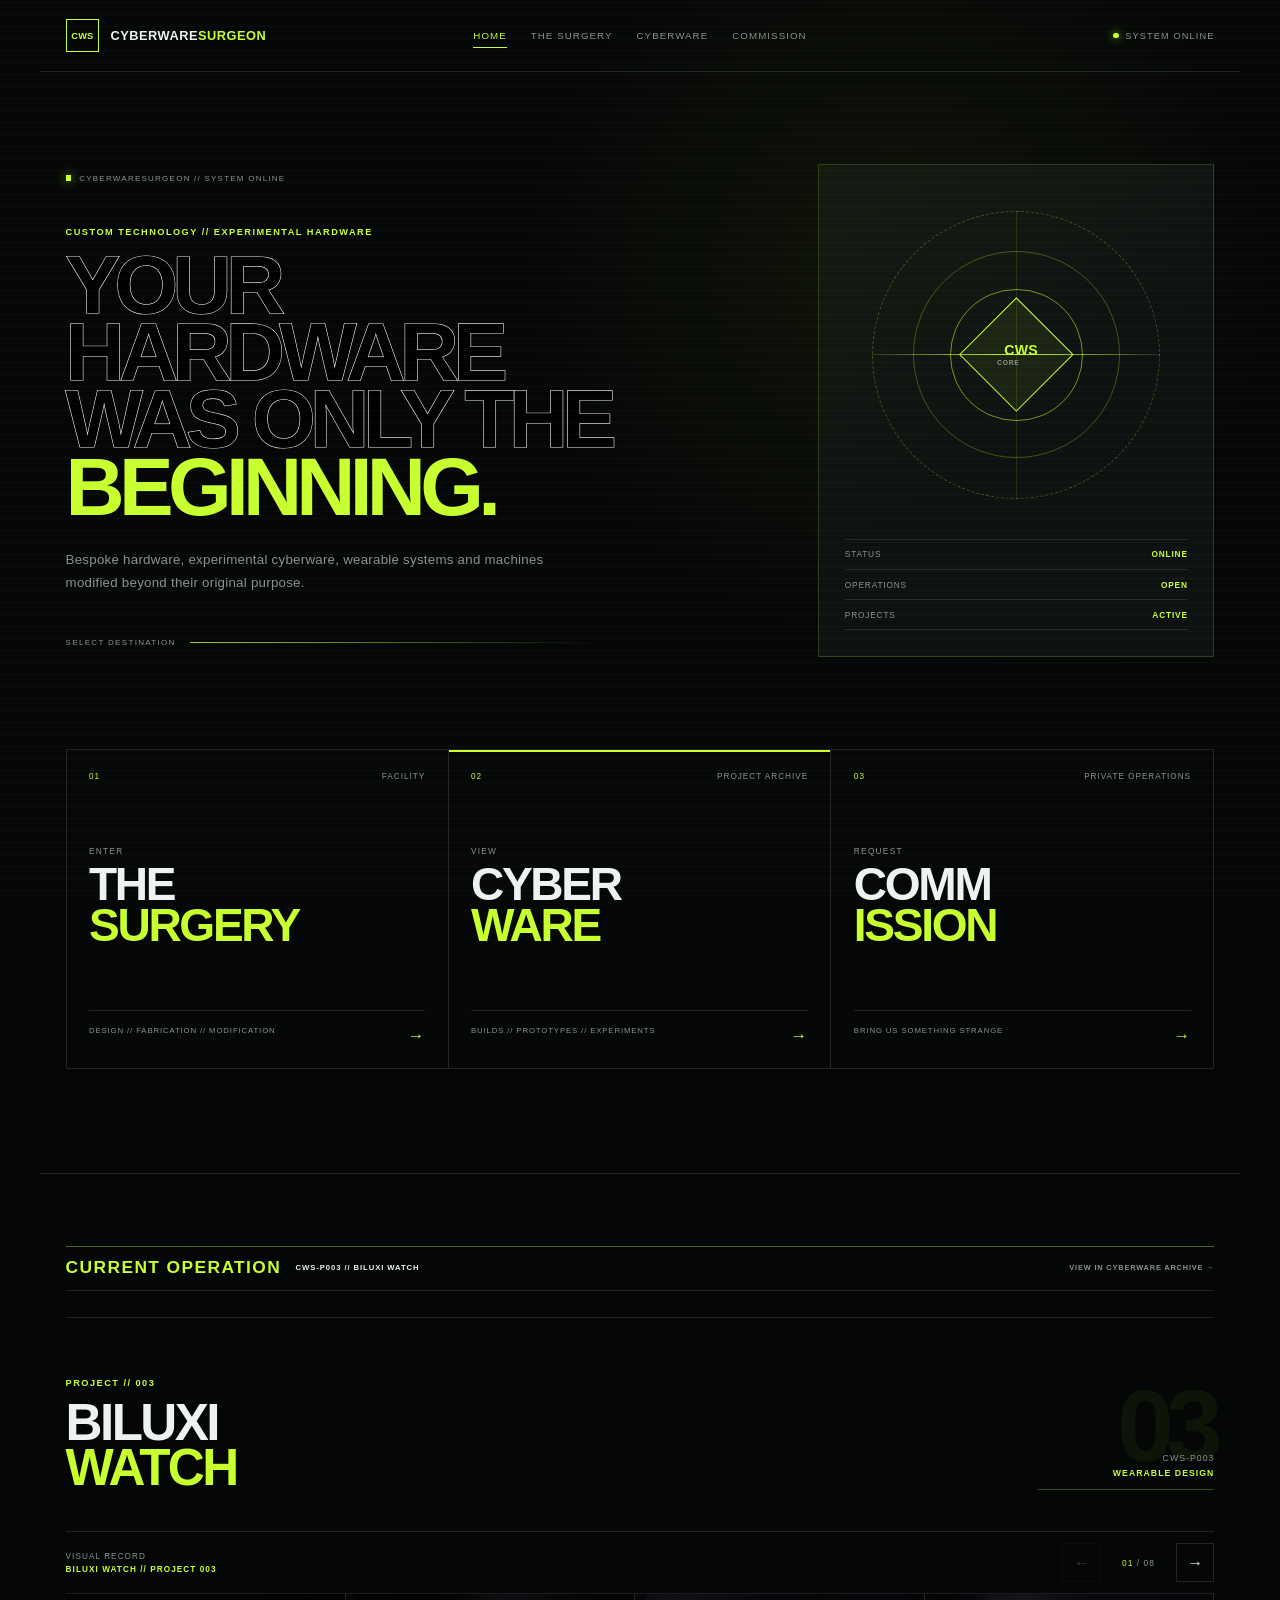
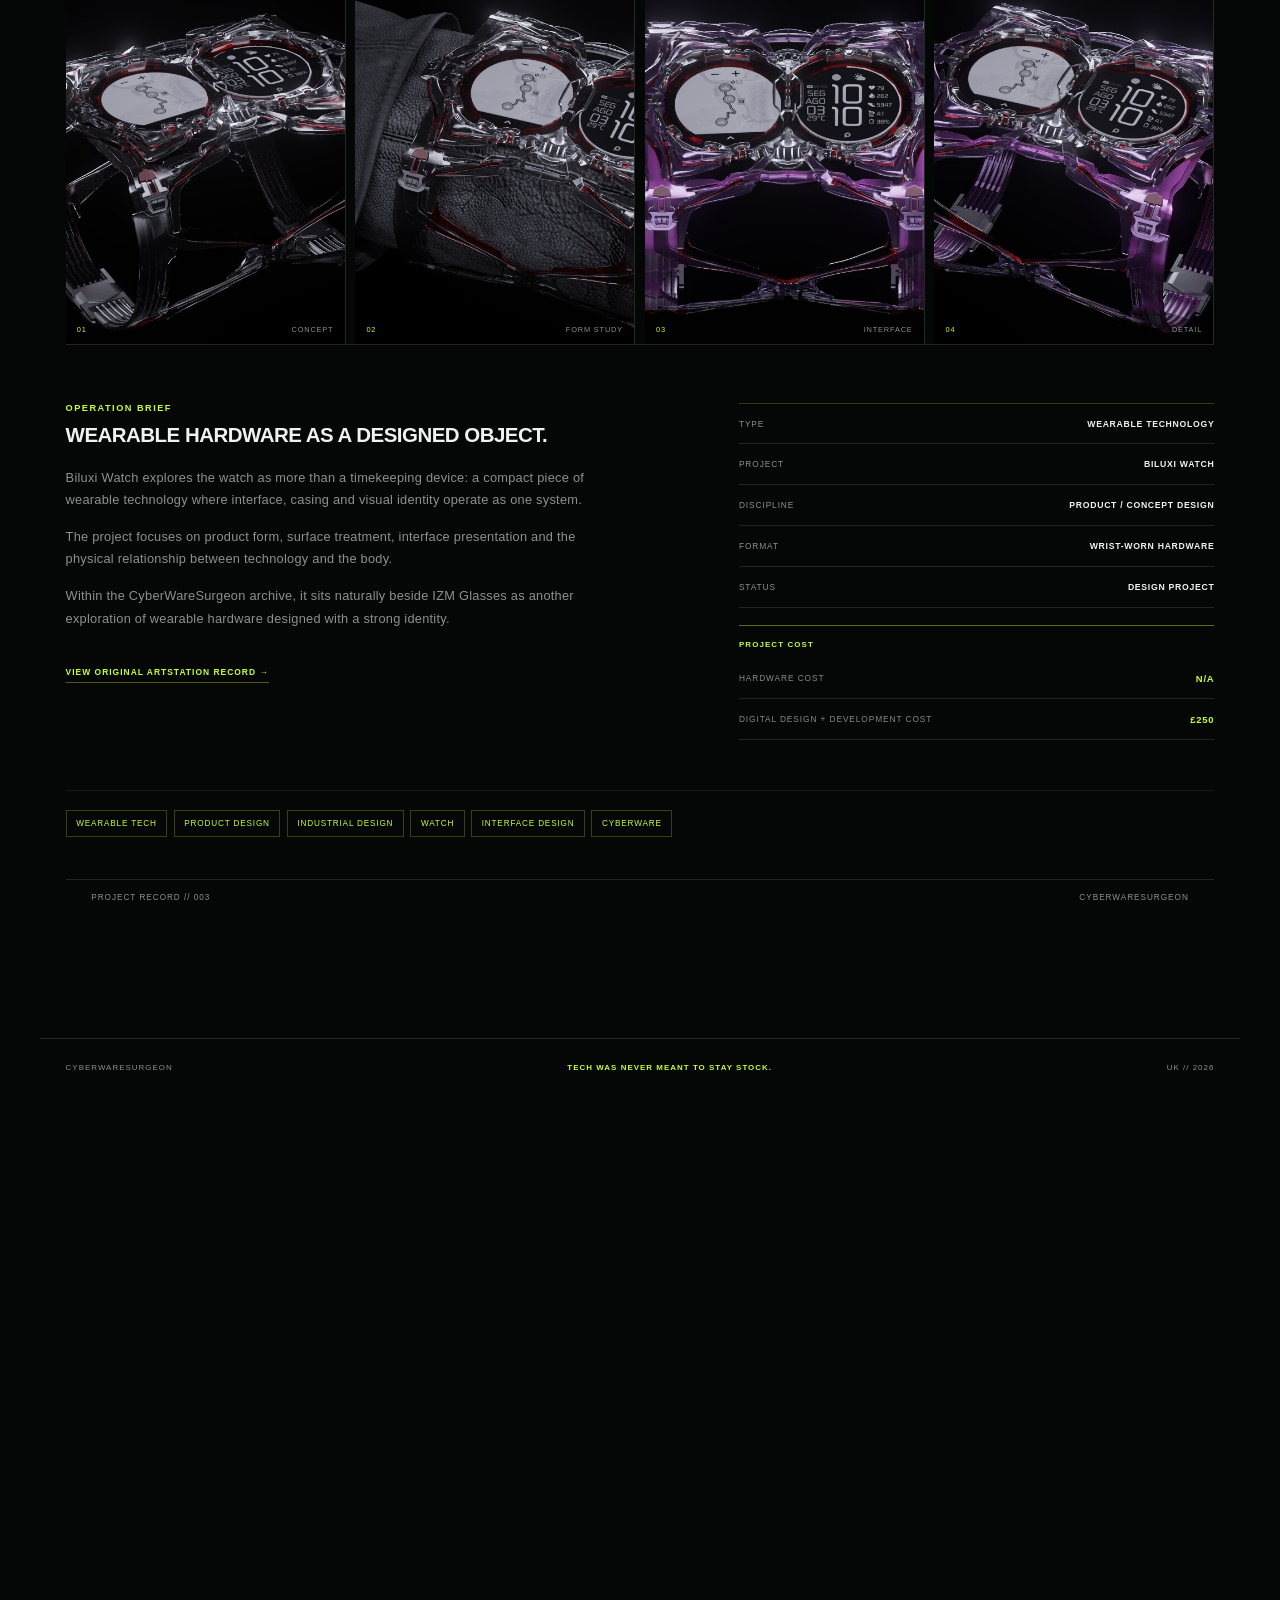
<file: index.html>
﻿<!DOCTYPE html>
<html lang="en">
<head>
    <meta charset="UTF-8">
    <meta name="viewport" content="width=device-width, initial-scale=1.0">

    <title>CyberWareSurgeon // Custom Technology</title>

    <meta name="description" content="CyberWareSurgeon creates experimental hardware, wearable technology, custom machines and one-off cyberware.">

    <link rel="stylesheet" href="css/cyberwaresurgeon.css?v=20260908-current-operation-big1">
</head>

<body>

    <div class="noise"></div>

    <header class="site-header">

    <!--
        CANONICAL BRAND LINK

        Clicking either CWS or CYBERWARESURGEON
        always returns to the new homepage.
    -->

    <a
        class="brand"
        href="index.html"
        aria-label="CyberWareSurgeon home"
    >

        <span class="brand-mark">
            CWS
        </span>

        <span class="brand-name">
            CYBERWARE<span>SURGEON</span>
        </span>

    </a>


    <!-- CANONICAL SITE NAVIGATION -->

    <nav
        class="main-nav"
        aria-label="Main navigation"
    >

        <a class="nav-active" href="index.html">
            Home
        </a>

        <a href="surgery.html">
            The Surgery
        </a>

        <a href="projects.html">
            CyberWare
        </a>

        <a href="commission.html">
            Commission
        </a>

    </nav>


    <div class="system-status">

        <span class="status-light"></span>

        SYSTEM ONLINE

    </div>

</header>


    <main class="home-portal-v2 projects-page">


    <!-- ==================================================
         PRIMARY HOME PORTAL
    =================================================== -->

    <section class="home-entry">


        <div class="home-entry-grid">


            <!-- ==========================================
                 BRAND / MESSAGE
            =========================================== -->

            <div class="home-entry-copy">


                <div class="home-kicker">

                    <span class="home-kicker-light"></span>

                    CYBERWARESURGEON // SYSTEM ONLINE

                </div>


                <p class="eyebrow">
                    CUSTOM TECHNOLOGY // EXPERIMENTAL HARDWARE
                </p>


                <h1 class="home-main-title">

                    <span class="home-title-line home-title-white">
                        YOUR HARDWARE
                    </span>

                    <span class="home-title-line home-title-white">
                        WAS ONLY THE
                    </span>

                    <span class="home-title-line">
                        BEGINNING.
                    </span>

                </h1>


                <p class="home-main-intro">

                    Bespoke hardware, experimental cyberware,
                    wearable systems and machines modified
                    beyond their original purpose.

                </p>


                <div class="home-select-message">

                    <span>
                        SELECT DESTINATION
                    </span>

                    <div class="home-select-line"></div>

                </div>


            </div>



            <!-- ==========================================
                 CORE GRAPHIC
            =========================================== -->

            <div
                class="home-core"
                aria-hidden="true"
            >


                <div class="home-core-outer">


                    <div class="home-core-ring ring-alpha"></div>

                    <div class="home-core-ring ring-beta"></div>

                    <div class="home-core-ring ring-gamma"></div>


                    <div class="home-core-cross horizontal"></div>

                    <div class="home-core-cross vertical"></div>


                    <div class="home-core-centre">

                        <span>
                            CWS
                        </span>

                        <strong>
                            CORE
                        </strong>

                    </div>


                    <div class="home-core-scan"></div>


                </div>


                <div class="home-core-readout">


                    <div>

                        <span>
                            STATUS
                        </span>

                        <strong>
                            ONLINE
                        </strong>

                    </div>


                    <div>

                        <span>
                            OPERATIONS
                        </span>

                        <strong>
                            OPEN
                        </strong>

                    </div>


                    <div>

                        <span>
                            PROJECTS
                        </span>

                        <strong>
                            ACTIVE
                        </strong>

                    </div>


                </div>


            </div>


        </div>


    </section>



    <!-- ==================================================
         THREE PRIMARY DESTINATIONS
    =================================================== -->

    <section
        class="home-destinations"
        aria-label="CyberWareSurgeon sections"
    >


        <!-- SURGERY -->

        <a
            class="home-destination"
            href="surgery.html"
        >


            <div class="home-destination-top">

                <span class="home-destination-number">
                    01
                </span>

                <span class="home-destination-code">
                    FACILITY
                </span>

            </div>


            <div class="home-destination-main">

                <p>
                    ENTER
                </p>

                <h2>
                    THE
                    <span>SURGERY</span>
                </h2>

            </div>


            <div class="home-destination-bottom">

                <span>
                    DESIGN // FABRICATION // MODIFICATION
                </span>

                <strong>
                    →
                </strong>

            </div>


        </a>



        <!-- CYBERWARE -->

        <a
            class="home-destination home-destination-primary"
            href="projects.html"
        >


            <div class="home-destination-top">

                <span class="home-destination-number">
                    02
                </span>

                <span class="home-destination-code">
                    PROJECT ARCHIVE
                </span>

            </div>


            <div class="home-destination-main">

                <p>
                    VIEW
                </p>

                <h2>
                    CYBER<span>WARE</span>
                </h2>

            </div>


            <div class="home-destination-bottom">

                <span>
                    BUILDS // PROTOTYPES // EXPERIMENTS
                </span>

                <strong>
                    →
                </strong>

            </div>


        </a>



        <!-- COMMISSION -->

        <a
            class="home-destination"
            href="commission.html"
        >


            <div class="home-destination-top">

                <span class="home-destination-number">
                    03
                </span>

                <span class="home-destination-code">
                    PRIVATE OPERATIONS
                </span>

            </div>


            <div class="home-destination-main">

                <p>
                    REQUEST
                </p>

                <h2>
                    COMM<span>ISSION</span>
                </h2>

            </div>


            <div class="home-destination-bottom">

                <span>
                    BRING US SOMETHING STRANGE
                </span>

                <strong>
                    →
                </strong>

            </div>


        </a>


    </section>



    
    <!-- ==================================================
         CURRENT OPERATION
         FULL CYBERWARE PROJECT RECORD
    =================================================== -->

    <section class="home-current-operation home-current-operation-full">


        <div class="home-featured-project-bar">


            <div>

                <span class="home-featured-signal">
                    CURRENT OPERATION
                </span>

                <strong>
                    CWS-P003 // BILUXI WATCH
                </strong>

            </div>


            <a
                href="projects.html#project-003"
                class="home-featured-archive-link"
            >
                VIEW IN CYBERWARE ARCHIVE →
            </a>


        </div>


<article class="project-entry" id="home-current-project">


                <header class="project-entry-header">

                    <div>

                        <p class="eyebrow">
                            PROJECT // 003
                        </p>

                        <h2>
                            BILUXI
                            <span>WATCH</span>
                        </h2>

                    </div>


                    <div class="project-index">

                        <span>
                            CWS-P003
                        </span>

                        <strong>
                            WEARABLE DESIGN
                        </strong>

                    </div>

                </header>



                <!-- ==========================================
                     VISUAL RECORD
                =========================================== -->

                <section
                    class="project-gallery"
                    data-project-gallery
                    aria-label="Biluxi Watch project image gallery"
                >


                    <div class="project-gallery-toolbar">


                        <div class="project-gallery-label">

                            <span>
                                VISUAL RECORD
                            </span>

                            <strong>
                                BILUXI WATCH // PROJECT 003
                            </strong>

                        </div>


                        <div class="project-gallery-controls">


                            <button
                                class="project-gallery-arrow"
                                type="button"
                                data-gallery-prev
                                aria-label="Previous Biluxi Watch image"
                            >
                                ←
                            </button>


                            <div
                                class="project-gallery-counter"
                                aria-live="polite"
                            >
                                <span data-gallery-position>
                                    01
                                </span>

                                /

                                <span data-gallery-total>
                                    08
                                </span>
                            </div>


                            <button
                                class="project-gallery-arrow"
                                type="button"
                                data-gallery-next
                                aria-label="Next Biluxi Watch image"
                            >
                                →
                            </button>


                        </div>

                    </div>



                    <div class="project-gallery-window">


                        <div
                            class="project-gallery-track"
                            data-gallery-track
                        >


                            <figure class="project-gallery-slide">

                                <img
                                    src="assets/images/biluxi-watch-01.jpg?v=20260908-watch-refresh1"
                                    alt="Biluxi Watch concept design"
                                >

                                <div class="gallery-image-placeholder">
                                    <span>01</span>
                                    IMAGE SLOT
                                </div>

                                <figcaption>
                                    <span>01</span>
                                    CONCEPT
                                </figcaption>

                            </figure>



                            <figure class="project-gallery-slide">

                                <img
                                    src="assets/images/biluxi-watch-02.jpg?v=20260908-watch-refresh1"
                                    alt="Biluxi Watch form development"
                                >

                                <div class="gallery-image-placeholder">
                                    <span>02</span>
                                    IMAGE SLOT
                                </div>

                                <figcaption>
                                    <span>02</span>
                                    FORM STUDY
                                </figcaption>

                            </figure>



                            <figure class="project-gallery-slide">

                                <img
                                    src="assets/images/biluxi-watch-03.jpg?v=20260908-watch-refresh1"
                                    alt="Biluxi Watch interface development"
                                >

                                <div class="gallery-image-placeholder">
                                    <span>03</span>
                                    IMAGE SLOT
                                </div>

                                <figcaption>
                                    <span>03</span>
                                    INTERFACE
                                </figcaption>

                            </figure>



                            <figure class="project-gallery-slide">

                                <img
                                    src="assets/images/biluxi-watch-04.jpg?v=20260908-watch-refresh1"
                                    alt="Biluxi Watch design detail"
                                >

                                <div class="gallery-image-placeholder">
                                    <span>04</span>
                                    IMAGE SLOT
                                </div>

                                <figcaption>
                                    <span>04</span>
                                    DETAIL
                                </figcaption>

                            </figure>



                            <figure class="project-gallery-slide">

                                <img
                                    src="assets/images/biluxi-watch-05.jpg?v=20260908-watch-refresh1"
                                    alt="Biluxi Watch side profile"
                                >

                                <div class="gallery-image-placeholder">
                                    <span>05</span>
                                    IMAGE SLOT
                                </div>

                                <figcaption>
                                    <span>05</span>
                                    PROFILE
                                </figcaption>

                            </figure>



                            <figure class="project-gallery-slide">

                                <img
                                    src="assets/images/biluxi-watch-06.jpg?v=20260908-watch-refresh1"
                                    alt="Biluxi Watch product development"
                                >

                                <div class="gallery-image-placeholder">
                                    <span>06</span>
                                    IMAGE SLOT
                                </div>

                                <figcaption>
                                    <span>06</span>
                                    DEVELOPMENT
                                </figcaption>

                            </figure>



                            <figure class="project-gallery-slide">

                                <img
                                    src="assets/images/biluxi-watch-07.jpg?v=20260908-watch-refresh1"
                                    alt="Biluxi Watch final design"
                                >

                                <div class="gallery-image-placeholder">
                                    <span>07</span>
                                    IMAGE SLOT
                                </div>

                                <figcaption>
                                    <span>07</span>
                                    FINAL DESIGN
                                </figcaption>

                            </figure>



                            <figure class="project-gallery-slide">

                                <img
                                    src="assets/images/biluxi-watch-08.jpg?v=20260908-watch-refresh1"
                                    alt="Biluxi Watch final presentation"
                                >

                                <div class="gallery-image-placeholder">
                                    <span>08</span>
                                    IMAGE SLOT
                                </div>

                                <figcaption>
                                    <span>08</span>
                                    FINAL RECORD
                                </figcaption>

                            </figure>


                        </div>

                    </div>


                </section>



                <!-- ==========================================
                     PROJECT INFORMATION
                =========================================== -->

                <div class="project-information">


                    <div class="project-statement">

                        <p class="eyebrow">
                            OPERATION BRIEF
                        </p>


                        <h3>
                            WEARABLE HARDWARE
                            AS A DESIGNED OBJECT.
                        </h3>


                        <p>

                            Biluxi Watch explores the watch as more than
                            a timekeeping device: a compact piece of wearable
                            technology where interface, casing and visual
                            identity operate as one system.

                        </p>


                        <p>

                            The project focuses on product form, surface
                            treatment, interface presentation and the physical
                            relationship between technology and the body.

                        </p>


                        <p>

                            Within the CyberWareSurgeon archive, it sits
                            naturally beside IZM Glasses as another exploration
                            of wearable hardware designed with a strong identity.

                        </p>


                        <a
                            class="project-external-link"
                            href="https://www.artstation.com/artwork/4XadQW"
                            target="_blank"
                            rel="noopener noreferrer"
                        >
                            VIEW ORIGINAL ARTSTATION RECORD →
                        </a>


                    </div>



                    <div class="project-specification">


                        <div class="project-spec">

                            <span>
                                TYPE
                            </span>

                            <strong>
                                WEARABLE TECHNOLOGY
                            </strong>

                        </div>


                        <div class="project-spec">

                            <span>
                                PROJECT
                            </span>

                            <strong>
                                BILUXI WATCH
                            </strong>

                        </div>


                        <div class="project-spec">

                            <span>
                                DISCIPLINE
                            </span>

                            <strong>
                                PRODUCT / CONCEPT DESIGN
                            </strong>

                        </div>


                        <div class="project-spec">

                            <span>
                                FORMAT
                            </span>

                            <strong>
                                WRIST-WORN HARDWARE
                            </strong>

                        </div>


                        <div class="project-spec">

                            <span>
                                STATUS
                            </span>

                            <strong>
                                DESIGN PROJECT
                            </strong>

                        </div>


                    

                        <!-- PROJECT COST START -->

                        <div class="project-cost-heading">
    <span>
        PROJECT COST
    </span>
</div>


                        <div class="project-spec project-cost-row">

                            <span>
                                HARDWARE COST
                            </span>

                            <strong>
                                N/A
                            </strong>

                        </div>


                        <div class="project-spec project-cost-row">

                            <span>
                                DIGITAL DESIGN + DEVELOPMENT COST
                            </span>

                            <strong>
                                &pound;250
                            </strong>

                        </div>

                        <!-- PROJECT COST END -->

</div>


                </div>



                <!-- ==========================================
                     TAGS
                =========================================== -->

                <div class="project-tags">

                    <span>
                        WEARABLE TECH
                    </span>

                    <span>
                        PRODUCT DESIGN
                    </span>

                    <span>
                        INDUSTRIAL DESIGN
                    </span>

                    <span>
                        WATCH
                    </span>

                    <span>
                        INTERFACE DESIGN
                    </span>

                    <span>
                        CYBERWARE
                    </span>

                </div>



                <footer class="project-entry-footer">

                    <span>
                        PROJECT RECORD // 003
                    </span>

                    <span>
                        CYBERWARESURGEON
                    </span>

                </footer>


            </article>


    </section>

<!-- ==================================================
         HOME FOOT SIGNAL
    =================================================== -->

    <div class="home-signal-bar">

        <span>
            CYBERWARESURGEON
        </span>

        <strong>
            TECH WAS NEVER MEANT TO STAY STOCK.
        </strong>

        <span>
            UK // 2026
        </span>

    </div>


</main>


    


    <script src="js/main.js?v=20260908-home-biluxi-full1"></script>

</body>
</html>
</file>
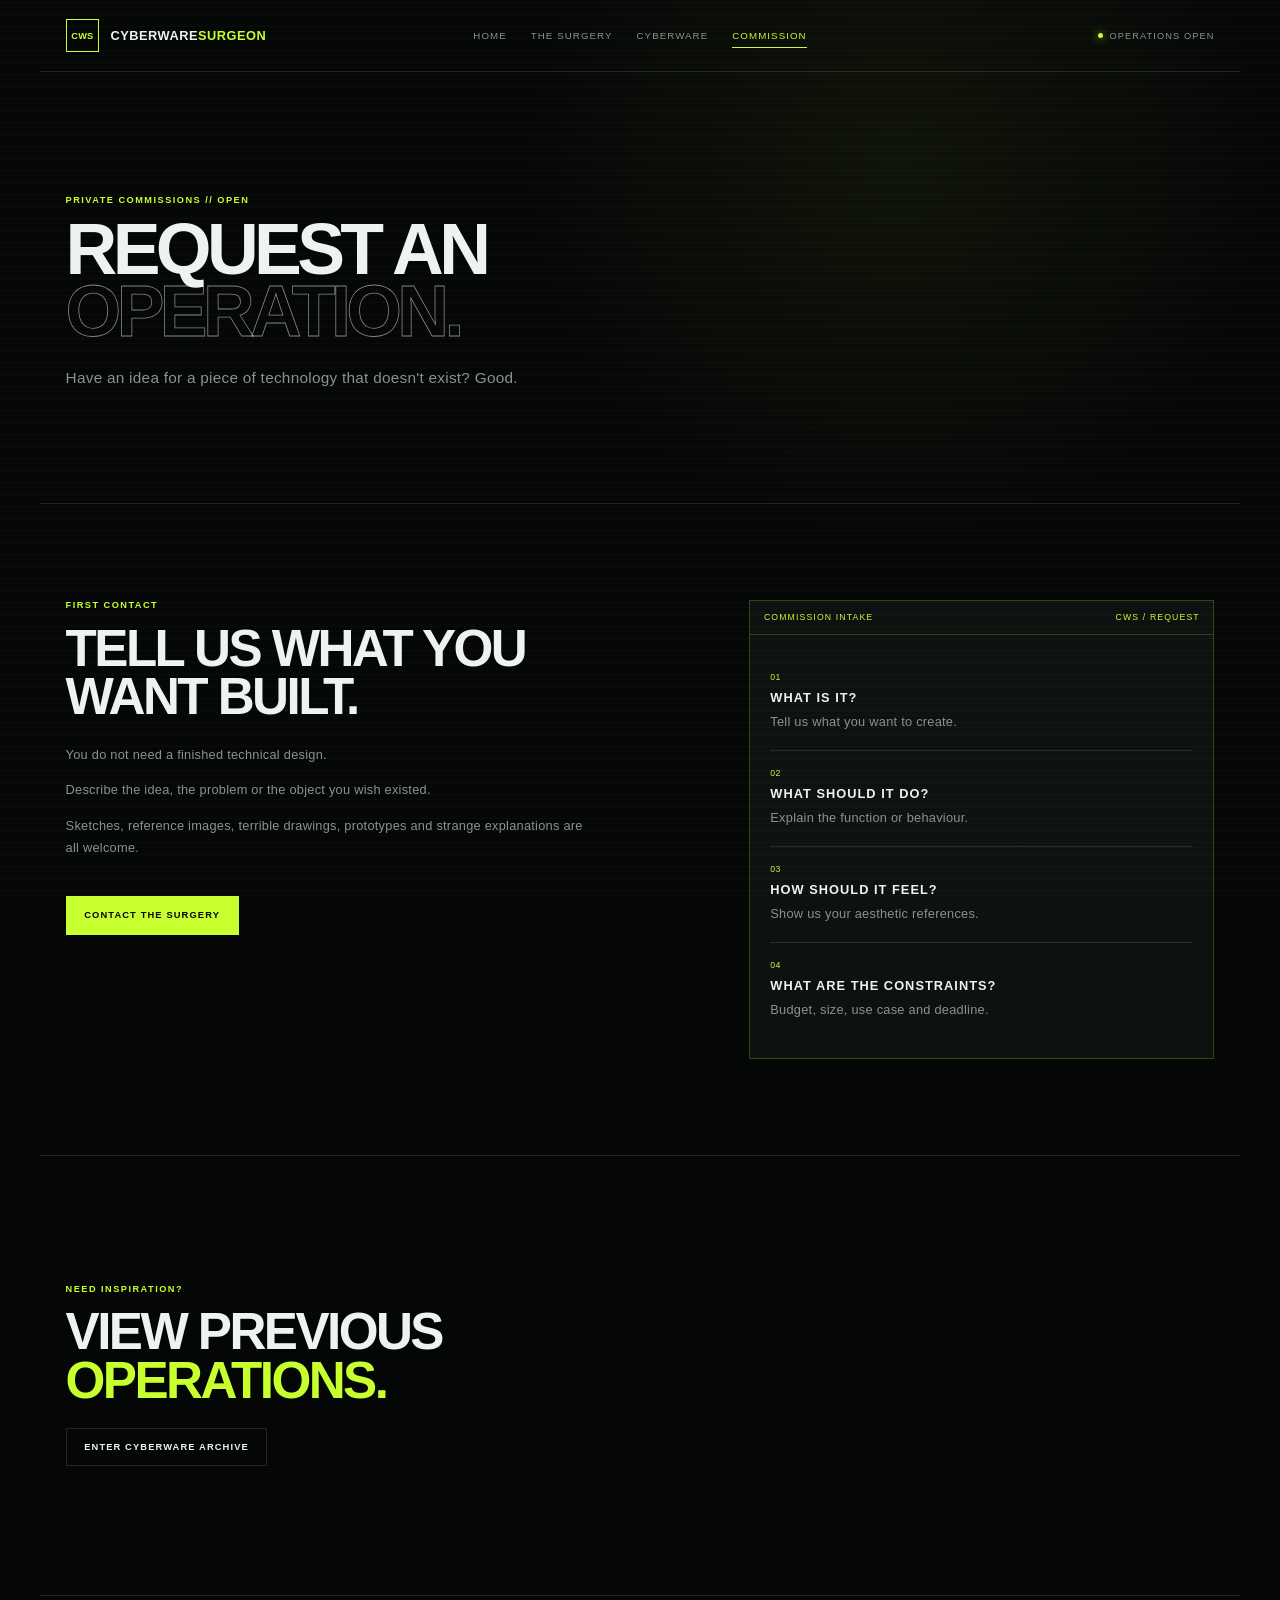
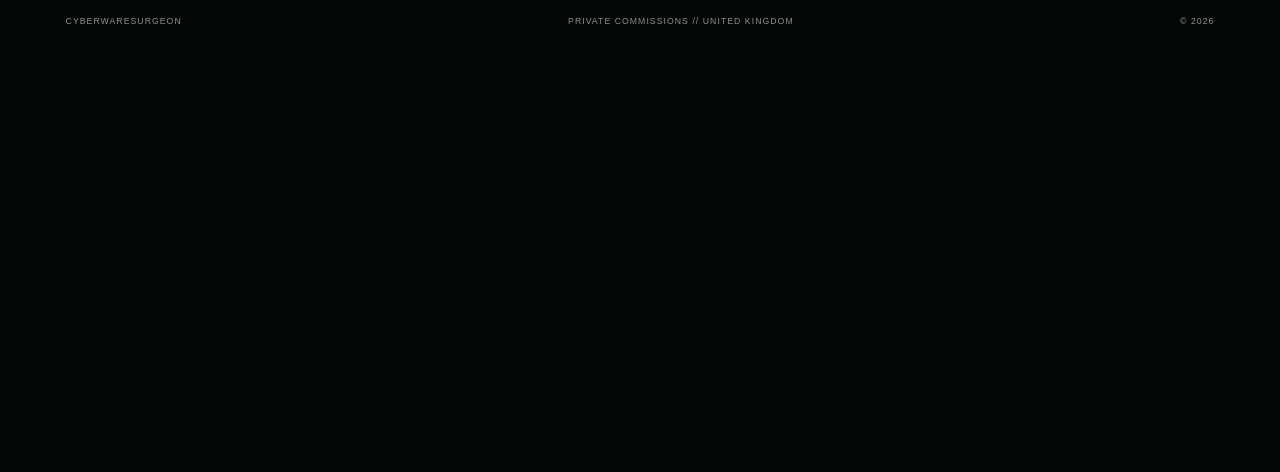
<file: commission.html>
﻿<!DOCTYPE html>
<html lang="en">

<head>

    <meta charset="UTF-8">

    <meta
        name="viewport"
        content="width=device-width, initial-scale=1.0"
    >

    <title>
        Commission // CyberWareSurgeon
    </title>

    <meta
        name="description"
        content="Commission CyberWareSurgeon to design and fabricate unusual custom technology and experimental hardware."
    >

    <link
        rel="stylesheet"
        href="css/cyberwaresurgeon.css?v=20260908-scale80"
    >

</head>


<body>

    <div class="noise"></div>


    <header class="site-header">

    <!--
        CANONICAL BRAND LINK

        Clicking either CWS or CYBERWARESURGEON
        always returns to the new homepage.
    -->

    <a
        class="brand"
        href="index.html"
        aria-label="CyberWareSurgeon home"
    >

        <span class="brand-mark">
            CWS
        </span>

        <span class="brand-name">
            CYBERWARE<span>SURGEON</span>
        </span>

    </a>


    <!-- CANONICAL SITE NAVIGATION -->

    <nav
        class="main-nav"
        aria-label="Main navigation"
    >

        <a href="index.html">
            Home
        </a>

        <a href="surgery.html">
            The Surgery
        </a>

        <a href="projects.html">
            CyberWare
        </a>

        <a class="nav-active" href="commission.html">
            Commission
        </a>

    </nav>


    <div class="system-status">

        <span class="status-light"></span>

        OPERATIONS OPEN

    </div>

</header>



    <main>


        <section class="page-hero">

            <p class="eyebrow">
                PRIVATE COMMISSIONS // OPEN
            </p>

            <h1>

                REQUEST AN
                <span>OPERATION.</span>

            </h1>

            <p class="page-lead">

                Have an idea for a piece of technology
                that doesn't exist?

                Good.

            </p>

        </section>



        <section class="commission-layout">


            <div class="commission-brief">

                <p class="eyebrow">
                    FIRST CONTACT
                </p>

                <h2>
                    TELL US WHAT
                    YOU WANT BUILT.
                </h2>

                <p>

                    You do not need a finished technical design.

                </p>

                <p>

                    Describe the idea, the problem or the object
                    you wish existed.

                </p>

                <p>

                    Sketches, reference images, terrible drawings,
                    prototypes and strange explanations are all
                    welcome.

                </p>


                <a
                    class="button primary"
                    href="mailto:hello@cyberwaresurgeon.co.uk?subject=CyberWareSurgeon%20Commission"
                >
                    CONTACT THE SURGERY
                </a>

            </div>



            <div class="commission-diagnostic">


                <div class="panel-header">

                    <span>
                        COMMISSION INTAKE
                    </span>

                    <span>
                        CWS / REQUEST
                    </span>

                </div>


                <div class="commission-checklist">


                    <div>

                        <span>01</span>

                        <strong>
                            WHAT IS IT?
                        </strong>

                        <p>
                            Tell us what you want to create.
                        </p>

                    </div>


                    <div>

                        <span>02</span>

                        <strong>
                            WHAT SHOULD IT DO?
                        </strong>

                        <p>
                            Explain the function or behaviour.
                        </p>

                    </div>


                    <div>

                        <span>03</span>

                        <strong>
                            HOW SHOULD IT FEEL?
                        </strong>

                        <p>
                            Show us your aesthetic references.
                        </p>

                    </div>


                    <div>

                        <span>04</span>

                        <strong>
                            WHAT ARE THE CONSTRAINTS?
                        </strong>

                        <p>
                            Budget, size, use case and deadline.
                        </p>

                    </div>


                </div>


            </div>


        </section>



        <section class="page-cta">

            <p class="eyebrow">
                NEED INSPIRATION?
            </p>

            <h2>
                VIEW PREVIOUS
                <span>OPERATIONS.</span>
            </h2>

            <a
                class="button secondary"
                href="projects.html"
            >
                ENTER CYBERWARE ARCHIVE
            </a>

        </section>


    </main>



    <footer>

        <div>
            CYBERWARESURGEON
        </div>

        <div>
            PRIVATE COMMISSIONS // UNITED KINGDOM
        </div>

        <div>
            © <span id="year"></span>
        </div>

    </footer>


    <script src="js/main.js?v=20260908-p003"></script>

</body>

</html>
</file>
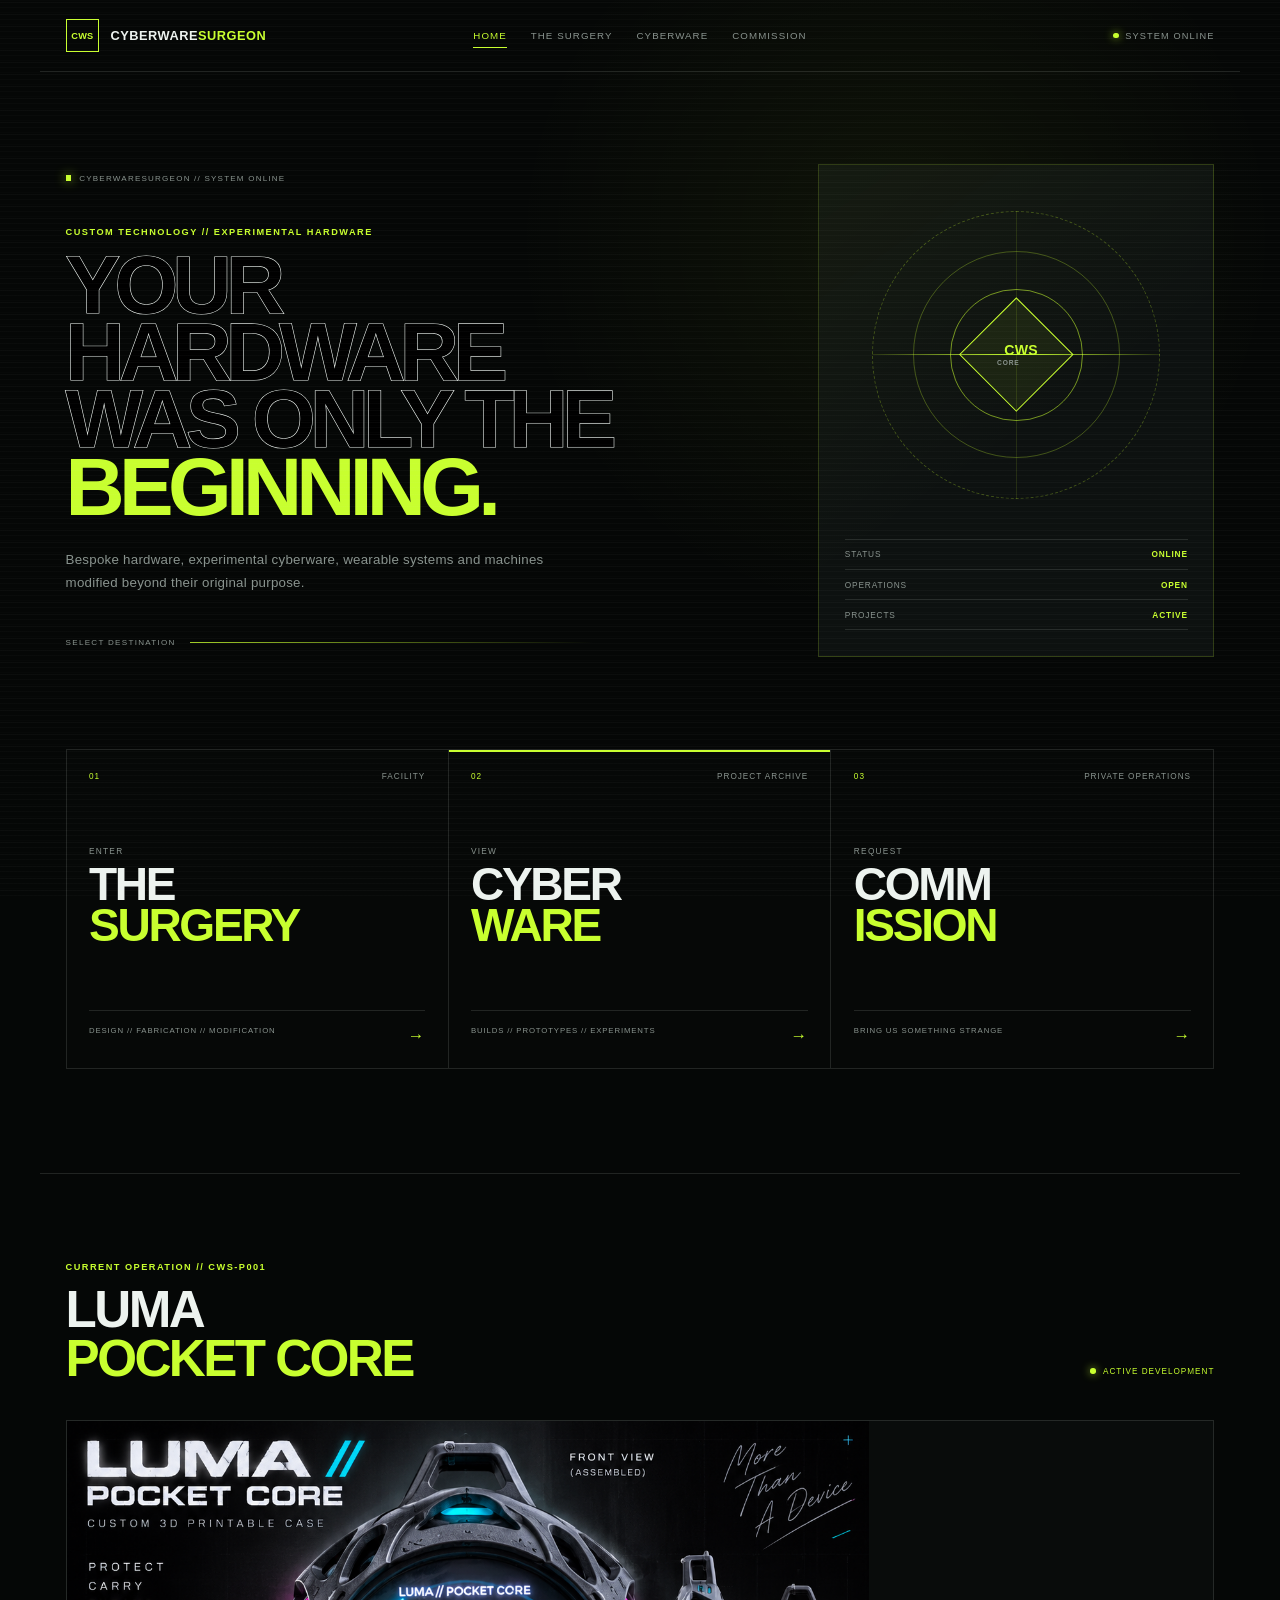
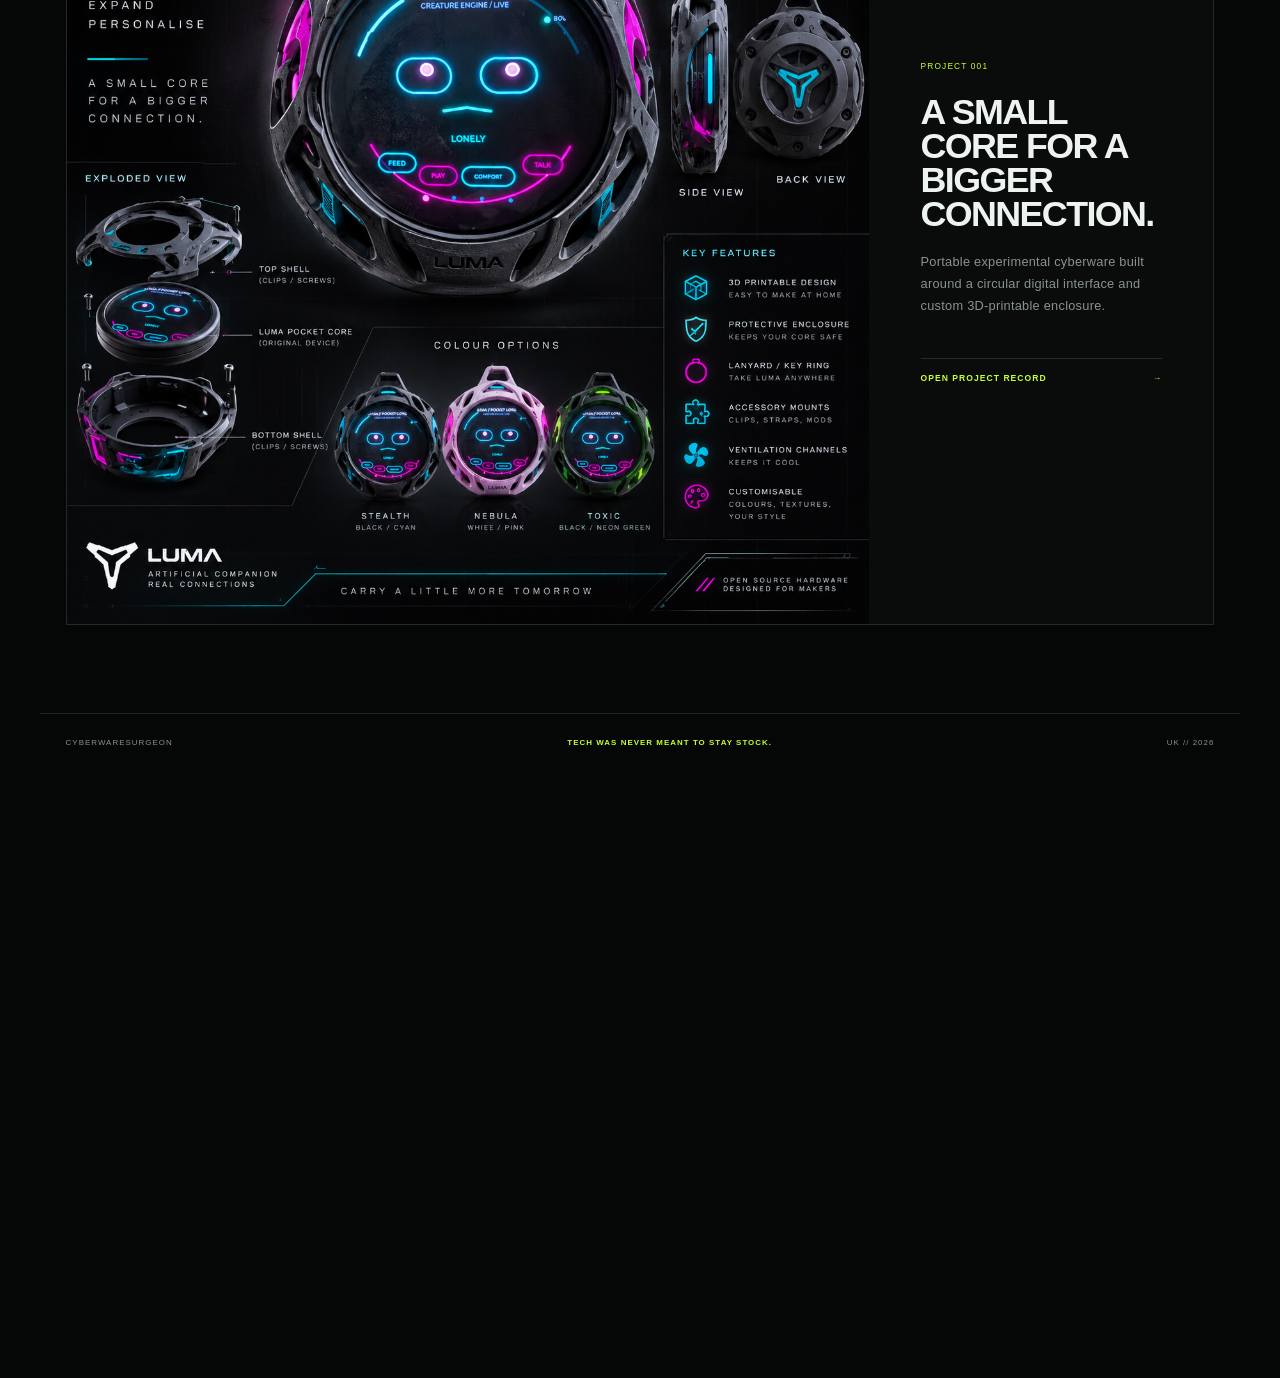
<file: index-20260908-123246-backup.html>
﻿<!DOCTYPE html>
<html lang="en">
<head>
    <meta charset="UTF-8">
    <meta name="viewport" content="width=device-width, initial-scale=1.0">

    <title>CyberWareSurgeon // Custom Technology</title>

    <meta name="description" content="CyberWareSurgeon creates experimental hardware, wearable technology, custom machines and one-off cyberware.">

    <link rel="stylesheet" href="css/cyberwaresurgeon.css?v=20260908-scale80">
</head>

<body>

    <div class="noise"></div>

    <header class="site-header">

    <!--
        CANONICAL BRAND LINK

        Clicking either CWS or CYBERWARESURGEON
        always returns to the new homepage.
    -->

    <a
        class="brand"
        href="index.html"
        aria-label="CyberWareSurgeon home"
    >

        <span class="brand-mark">
            CWS
        </span>

        <span class="brand-name">
            CYBERWARE<span>SURGEON</span>
        </span>

    </a>


    <!-- CANONICAL SITE NAVIGATION -->

    <nav
        class="main-nav"
        aria-label="Main navigation"
    >

        <a class="nav-active" href="index.html">
            Home
        </a>

        <a href="surgery.html">
            The Surgery
        </a>

        <a href="projects.html">
            CyberWare
        </a>

        <a href="commission.html">
            Commission
        </a>

    </nav>


    <div class="system-status">

        <span class="status-light"></span>

        SYSTEM ONLINE

    </div>

</header>


    <main class="home-portal-v2">


    <!-- ==================================================
         PRIMARY HOME PORTAL
    =================================================== -->

    <section class="home-entry">


        <div class="home-entry-grid">


            <!-- ==========================================
                 BRAND / MESSAGE
            =========================================== -->

            <div class="home-entry-copy">


                <div class="home-kicker">

                    <span class="home-kicker-light"></span>

                    CYBERWARESURGEON // SYSTEM ONLINE

                </div>


                <p class="eyebrow">
                    CUSTOM TECHNOLOGY // EXPERIMENTAL HARDWARE
                </p>


                <h1 class="home-main-title">

                    <span class="home-title-line home-title-white">
                        YOUR HARDWARE
                    </span>

                    <span class="home-title-line home-title-white">
                        WAS ONLY THE
                    </span>

                    <span class="home-title-line">
                        BEGINNING.
                    </span>

                </h1>


                <p class="home-main-intro">

                    Bespoke hardware, experimental cyberware,
                    wearable systems and machines modified
                    beyond their original purpose.

                </p>


                <div class="home-select-message">

                    <span>
                        SELECT DESTINATION
                    </span>

                    <div class="home-select-line"></div>

                </div>


            </div>



            <!-- ==========================================
                 CORE GRAPHIC
            =========================================== -->

            <div
                class="home-core"
                aria-hidden="true"
            >


                <div class="home-core-outer">


                    <div class="home-core-ring ring-alpha"></div>

                    <div class="home-core-ring ring-beta"></div>

                    <div class="home-core-ring ring-gamma"></div>


                    <div class="home-core-cross horizontal"></div>

                    <div class="home-core-cross vertical"></div>


                    <div class="home-core-centre">

                        <span>
                            CWS
                        </span>

                        <strong>
                            CORE
                        </strong>

                    </div>


                    <div class="home-core-scan"></div>


                </div>


                <div class="home-core-readout">


                    <div>

                        <span>
                            STATUS
                        </span>

                        <strong>
                            ONLINE
                        </strong>

                    </div>


                    <div>

                        <span>
                            OPERATIONS
                        </span>

                        <strong>
                            OPEN
                        </strong>

                    </div>


                    <div>

                        <span>
                            PROJECTS
                        </span>

                        <strong>
                            ACTIVE
                        </strong>

                    </div>


                </div>


            </div>


        </div>


    </section>



    <!-- ==================================================
         THREE PRIMARY DESTINATIONS
    =================================================== -->

    <section
        class="home-destinations"
        aria-label="CyberWareSurgeon sections"
    >


        <!-- SURGERY -->

        <a
            class="home-destination"
            href="surgery.html"
        >


            <div class="home-destination-top">

                <span class="home-destination-number">
                    01
                </span>

                <span class="home-destination-code">
                    FACILITY
                </span>

            </div>


            <div class="home-destination-main">

                <p>
                    ENTER
                </p>

                <h2>
                    THE
                    <span>SURGERY</span>
                </h2>

            </div>


            <div class="home-destination-bottom">

                <span>
                    DESIGN // FABRICATION // MODIFICATION
                </span>

                <strong>
                    →
                </strong>

            </div>


        </a>



        <!-- CYBERWARE -->

        <a
            class="home-destination home-destination-primary"
            href="projects.html"
        >


            <div class="home-destination-top">

                <span class="home-destination-number">
                    02
                </span>

                <span class="home-destination-code">
                    PROJECT ARCHIVE
                </span>

            </div>


            <div class="home-destination-main">

                <p>
                    VIEW
                </p>

                <h2>
                    CYBER<span>WARE</span>
                </h2>

            </div>


            <div class="home-destination-bottom">

                <span>
                    BUILDS // PROTOTYPES // EXPERIMENTS
                </span>

                <strong>
                    →
                </strong>

            </div>


        </a>



        <!-- COMMISSION -->

        <a
            class="home-destination"
            href="commission.html"
        >


            <div class="home-destination-top">

                <span class="home-destination-number">
                    03
                </span>

                <span class="home-destination-code">
                    PRIVATE OPERATIONS
                </span>

            </div>


            <div class="home-destination-main">

                <p>
                    REQUEST
                </p>

                <h2>
                    COMM<span>ISSION</span>
                </h2>

            </div>


            <div class="home-destination-bottom">

                <span>
                    BRING US SOMETHING STRANGE
                </span>

                <strong>
                    →
                </strong>

            </div>


        </a>


    </section>



    <!-- ==================================================
         CURRENT OPERATION
    =================================================== -->

    <section class="home-current-operation">


        <div class="home-current-header">


            <div>

                <p class="eyebrow">
                    CURRENT OPERATION // CWS-P001
                </p>

                <h2>
                    LUMA
                    <span>POCKET CORE</span>
                </h2>

            </div>


            <div class="home-operation-status">

                <span class="status-light"></span>

                ACTIVE DEVELOPMENT

            </div>


        </div>



        <a
            href="projects.html"
            class="home-operation-card"
        >


            <div class="home-operation-image">

                <img
                    src="assets/images/luma-pocket-core-poster.png"
                    alt="LUMA Pocket Core project"
                >

            </div>


            <div class="home-operation-information">


                <span class="home-operation-project">
                    PROJECT 001
                </span>


                <h3>
                    A SMALL CORE
                    FOR A BIGGER CONNECTION.
                </h3>


                <p>

                    Portable experimental cyberware built around
                    a circular digital interface and custom
                    3D-printable enclosure.

                </p>


                <div class="home-operation-open">

                    OPEN PROJECT RECORD

                    <strong>
                        →
                    </strong>

                </div>


            </div>


        </a>


    </section>



    <!-- ==================================================
         HOME FOOT SIGNAL
    =================================================== -->

    <div class="home-signal-bar">

        <span>
            CYBERWARESURGEON
        </span>

        <strong>
            TECH WAS NEVER MEANT TO STAY STOCK.
        </strong>

        <span>
            UK // 2026
        </span>

    </div>


</main>


    


    <script src="js/main.js?v=20260908-p003"></script>

</body>
</html>
</file>
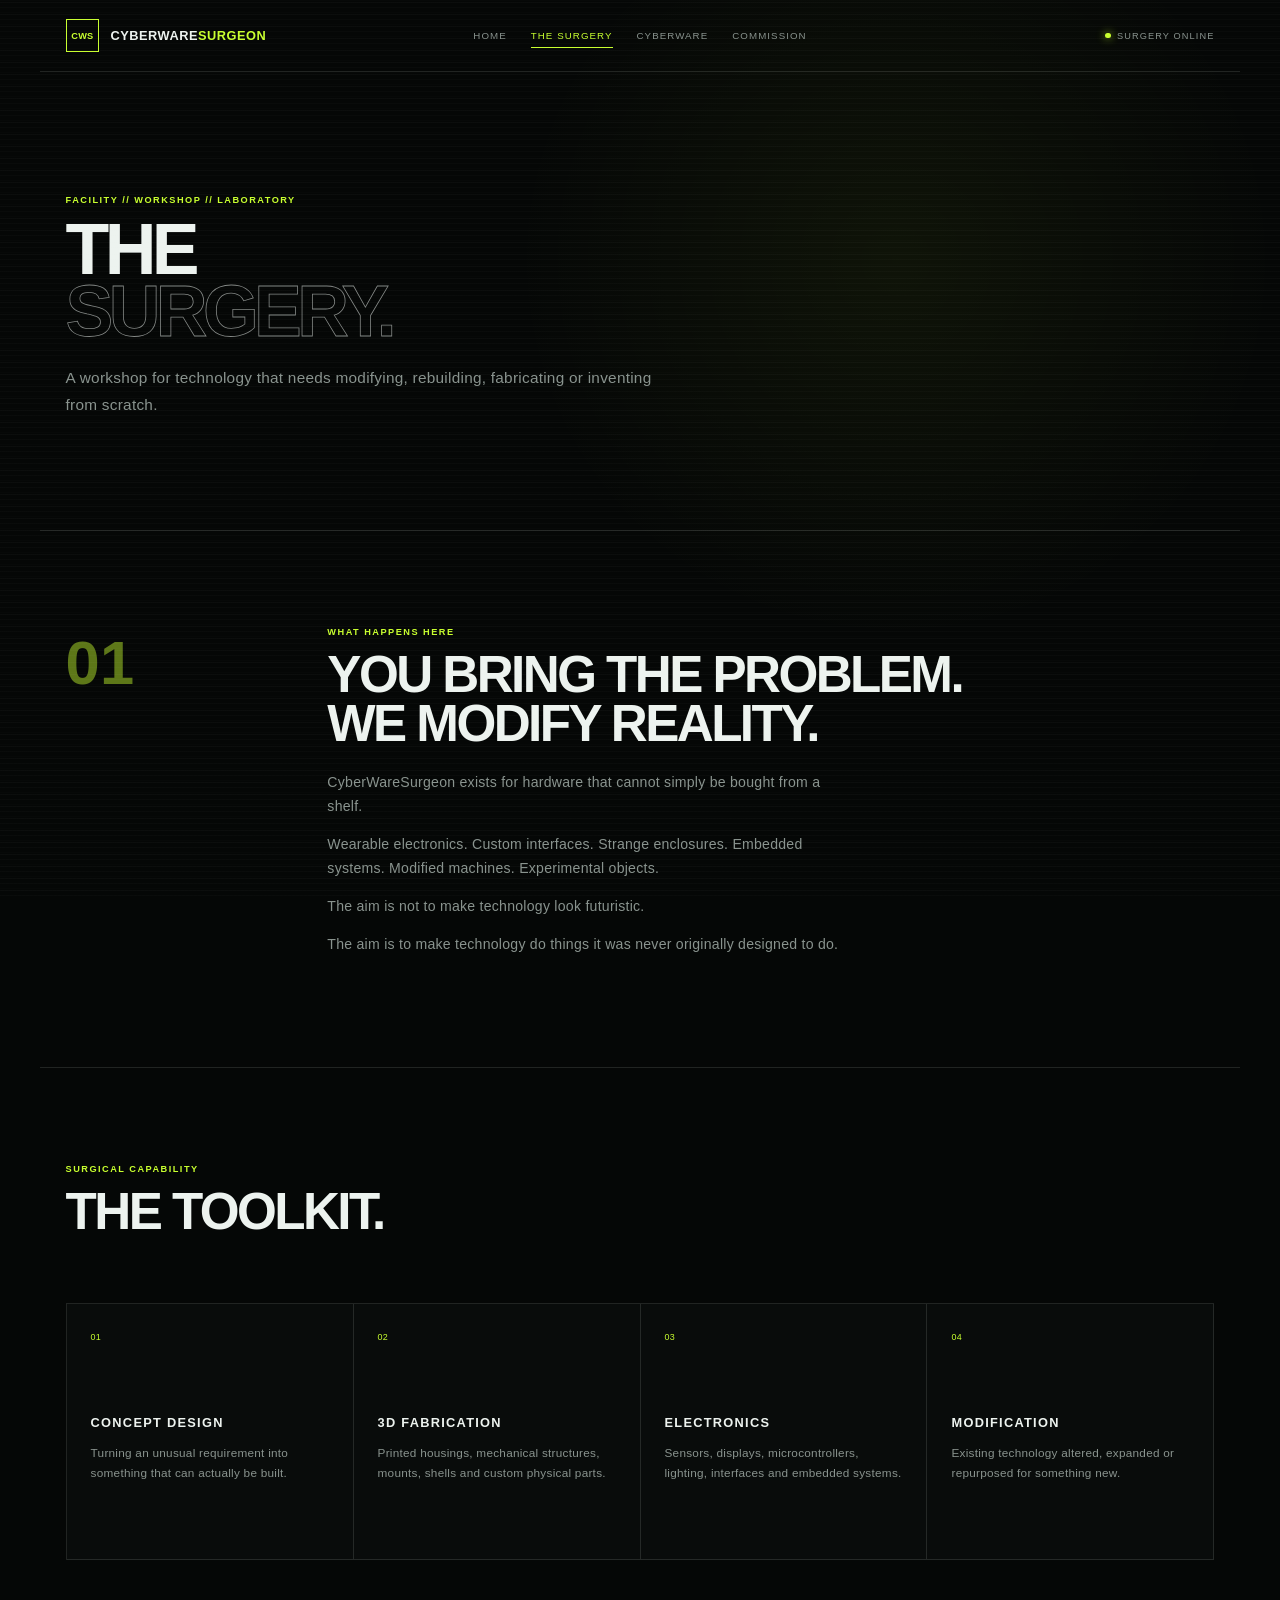
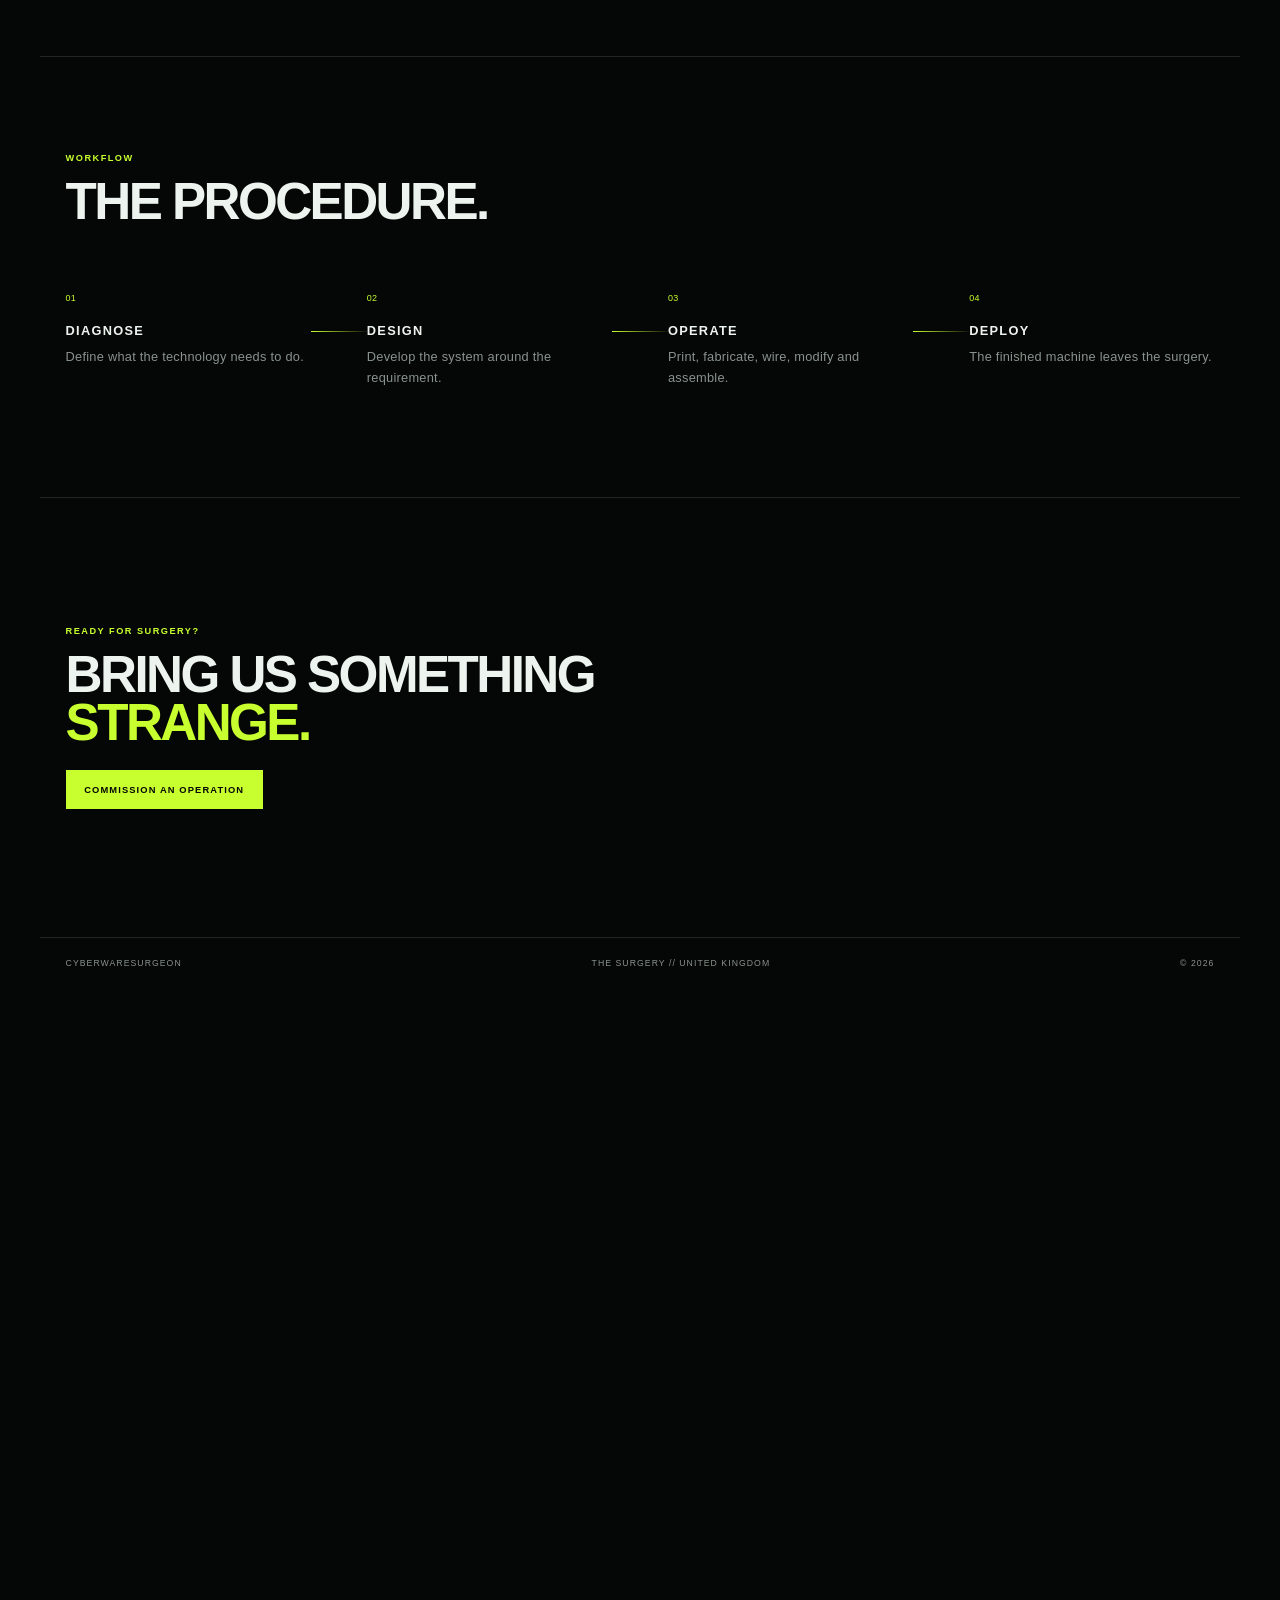
<file: surgery.html>
﻿<!DOCTYPE html>
<html lang="en">

<head>

    <meta charset="UTF-8">

    <meta
        name="viewport"
        content="width=device-width, initial-scale=1.0"
    >

    <title>
        The Surgery // CyberWareSurgeon
    </title>

    <meta
        name="description"
        content="Inside the CyberWareSurgeon workshop — custom fabrication, experimental technology, electronics and prototype cyberware."
    >

    <link
        rel="stylesheet"
        href="css/cyberwaresurgeon.css?v=20260908-scale80"
    >

</head>


<body>

    <div class="noise"></div>


    <header class="site-header">

    <!--
        CANONICAL BRAND LINK

        Clicking either CWS or CYBERWARESURGEON
        always returns to the new homepage.
    -->

    <a
        class="brand"
        href="index.html"
        aria-label="CyberWareSurgeon home"
    >

        <span class="brand-mark">
            CWS
        </span>

        <span class="brand-name">
            CYBERWARE<span>SURGEON</span>
        </span>

    </a>


    <!-- CANONICAL SITE NAVIGATION -->

    <nav
        class="main-nav"
        aria-label="Main navigation"
    >

        <a href="index.html">
            Home
        </a>

        <a class="nav-active" href="surgery.html">
            The Surgery
        </a>

        <a href="projects.html">
            CyberWare
        </a>

        <a href="commission.html">
            Commission
        </a>

    </nav>


    <div class="system-status">

        <span class="status-light"></span>

        SURGERY ONLINE

    </div>

</header>



    <main>


        <section class="page-hero">

            <p class="eyebrow">
                FACILITY // WORKSHOP // LABORATORY
            </p>

            <h1>
                THE
                <span>SURGERY.</span>
            </h1>

            <p class="page-lead">

                A workshop for technology that needs
                modifying, rebuilding, fabricating or
                inventing from scratch.

            </p>

        </section>



        <section class="manifesto">

            <div class="section-number">
                01
            </div>


            <div>

                <p class="eyebrow">
                    WHAT HAPPENS HERE
                </p>

                <h2>
                    YOU BRING THE PROBLEM.<br>
                    WE MODIFY REALITY.
                </h2>

                <p>

                    CyberWareSurgeon exists for hardware
                    that cannot simply be bought from a shelf.

                </p>

                <p>

                    Wearable electronics. Custom interfaces.
                    Strange enclosures. Embedded systems.
                    Modified machines. Experimental objects.

                </p>

                <p>

                    The aim is not to make technology look
                    futuristic.

                </p>

                <p>

                    The aim is to make technology do things
                    it was never originally designed to do.

                </p>

            </div>

        </section>



        <section class="services">

            <div class="section-heading">

                <div>

                    <p class="eyebrow">
                        SURGICAL CAPABILITY
                    </p>

                    <h2>
                        THE TOOLKIT.
                    </h2>

                </div>

            </div>


            <div class="service-grid">


                <article class="service-card">

                    <span class="service-number">
                        01
                    </span>

                    <h3>
                        CONCEPT DESIGN
                    </h3>

                    <p>

                        Turning an unusual requirement into
                        something that can actually be built.

                    </p>

                </article>



                <article class="service-card">

                    <span class="service-number">
                        02
                    </span>

                    <h3>
                        3D FABRICATION
                    </h3>

                    <p>

                        Printed housings, mechanical structures,
                        mounts, shells and custom physical parts.

                    </p>

                </article>



                <article class="service-card">

                    <span class="service-number">
                        03
                    </span>

                    <h3>
                        ELECTRONICS
                    </h3>

                    <p>

                        Sensors, displays, microcontrollers,
                        lighting, interfaces and embedded systems.

                    </p>

                </article>



                <article class="service-card">

                    <span class="service-number">
                        04
                    </span>

                    <h3>
                        MODIFICATION
                    </h3>

                    <p>

                        Existing technology altered, expanded
                        or repurposed for something new.

                    </p>

                </article>


            </div>

        </section>



        <section class="operation-flow">

            <div class="section-heading">

                <div>

                    <p class="eyebrow">
                        WORKFLOW
                    </p>

                    <h2>
                        THE PROCEDURE.
                    </h2>

                </div>

            </div>


            <div class="procedure">


                <div class="procedure-step">

                    <span>01</span>

                    <strong>
                        DIAGNOSE
                    </strong>

                    <p>
                        Define what the technology needs to do.
                    </p>

                </div>


                <div class="procedure-line"></div>


                <div class="procedure-step">

                    <span>02</span>

                    <strong>
                        DESIGN
                    </strong>

                    <p>
                        Develop the system around the requirement.
                    </p>

                </div>


                <div class="procedure-line"></div>


                <div class="procedure-step">

                    <span>03</span>

                    <strong>
                        OPERATE
                    </strong>

                    <p>
                        Print, fabricate, wire, modify and assemble.
                    </p>

                </div>


                <div class="procedure-line"></div>


                <div class="procedure-step">

                    <span>04</span>

                    <strong>
                        DEPLOY
                    </strong>

                    <p>
                        The finished machine leaves the surgery.
                    </p>

                </div>


            </div>

        </section>



        <section class="page-cta">

            <p class="eyebrow">
                READY FOR SURGERY?
            </p>

            <h2>
                BRING US SOMETHING
                <span>STRANGE.</span>
            </h2>

            <a
                class="button primary"
                href="commission.html"
            >
                COMMISSION AN OPERATION
            </a>

        </section>


    </main>



    <footer>

        <div>
            CYBERWARESURGEON
        </div>

        <div>
            THE SURGERY // UNITED KINGDOM
        </div>

        <div>
            © <span id="year"></span>
        </div>

    </footer>


    <script src="js/main.js?v=20260908-p003"></script>

</body>

</html>
</file>
<file: css/cyberwaresurgeon.css>
﻿:root {
    --black: #050706;
    --black-soft: #090c0b;
    --panel: #0d1110;
    --panel-light: #131917;

    --text: #edf3ef;
    --muted: #89938e;

    --acid: #c8ff2f;
    --acid-soft: rgba(200, 255, 47, 0.12);

    --line: rgba(237, 243, 239, 0.12);

    --max-width: 1500px;
}


* {
    box-sizing: border-box;
}


html {
    scroll-behavior: auto;
}


body {
    margin: 0;

    background:
        radial-gradient(
            circle at 70% 10%,
            rgba(200, 255, 47, 0.05),
            transparent 30rem
        ),
        var(--black);

    color: var(--text);

    font-family:
        "Segoe UI",
        Arial,
        Helvetica,
        sans-serif;

    letter-spacing: 0.02em;
}


a {
    color: inherit;
    text-decoration: none;
}


.noise {
    position: fixed;
    inset: 0;

    pointer-events: none;

    opacity: 0.035;

    background-image:
        repeating-linear-gradient(
            0deg,
            transparent,
            transparent 2px,
            #ffffff 3px
        );

    z-index: 999;
}


.site-header {
    max-width: var(--max-width);

    margin: 0 auto;

    min-height: 90px;

    padding: 0 32px;

    display: grid;

    grid-template-columns: 1fr auto 1fr;

    align-items: center;

    border-bottom: 1px solid var(--line);
}


.brand {
    display: flex;
    align-items: center;
    gap: 14px;
}


.brand-mark {
    width: 42px;
    height: 42px;

    display: grid;
    place-items: center;

    border: 1px solid var(--acid);

    color: var(--acid);

    font-size: 0.72rem;
    font-weight: 800;
}


.brand-name {
    font-weight: 800;
    letter-spacing: 0.04em;
}


.brand-name span {
    color: var(--acid);
}


.main-nav {
    display: flex;
    gap: 30px;

    font-size: 0.76rem;
    text-transform: uppercase;
    letter-spacing: 0.11em;
}


.main-nav a {
    color: var(--muted);
}


.main-nav a:hover {
    color: var(--acid);
}


.system-status {
    justify-self: end;

    display: flex;
    align-items: center;
    gap: 8px;

    color: var(--muted);

    font-size: 0.72rem;
    letter-spacing: 0.12em;
}


.status-light {
    width: 7px;
    height: 7px;

    background: var(--acid);

    border-radius: 50%;

    box-shadow:
        0 0 10px rgba(200, 255, 47, 0.8);
}


main {
    overflow: hidden;
}


.hero {
    max-width: var(--max-width);

    margin: 0 auto;

    padding:
        clamp(80px, 10vw, 170px)
        32px
        120px;
}


.hero-grid {
    display: grid;

    grid-template-columns:
        minmax(0, 1.2fr)
        minmax(380px, 0.8fr);

    gap: clamp(60px, 10vw, 160px);

    align-items: center;
}


.eyebrow {
    margin: 0 0 18px;

    color: var(--acid);

    font-size: 0.72rem;
    font-weight: 700;

    letter-spacing: 0.16em;
}


h1,
h2,
h3,
p {
    margin-top: 0;
}


h1 {
    max-width: 900px;

    margin-bottom: 28px;

    font-size:
        clamp(3.5rem, 7vw, 8.5rem);

    line-height: 0.86;

    letter-spacing: -0.065em;
}


h1 span {
    display: block;

    color: transparent;

    -webkit-text-stroke:
        1px rgba(237, 243, 239, 0.55);
}


.hero-intro {
    max-width: 690px;

    color: var(--muted);

    font-size:
        clamp(1rem, 1.3vw, 1.2rem);

    line-height: 1.75;
}


.hero-actions {
    margin-top: 42px;

    display: flex;
    flex-wrap: wrap;

    gap: 14px;
}


.button {
    min-height: 48px;

    padding: 0 22px;

    display: inline-flex;
    align-items: center;

    border: 1px solid var(--line);

    font-size: 0.73rem;
    font-weight: 800;

    letter-spacing: 0.12em;
}


.button.primary {
    background: var(--acid);

    border-color: var(--acid);

    color: #060806;
}


.button.secondary:hover {
    border-color: var(--acid);

    color: var(--acid);
}


.diagnostic-panel {
    border:
        1px solid rgba(200, 255, 47, 0.25);

    background:
        linear-gradient(
            145deg,
            rgba(200, 255, 47, 0.04),
            transparent 45%
        ),
        var(--panel);
}


.panel-header {
    padding: 14px 17px;

    display: flex;
    justify-content: space-between;

    border-bottom:
        1px solid rgba(200, 255, 47, 0.2);

    color: var(--acid);

    font-size: 0.68rem;

    letter-spacing: 0.13em;
}


.diagnostic-body {
    min-height: 500px;

    padding: 45px;

    display: flex;
    flex-direction: column;
    justify-content: space-between;
}


.scanner {
    width: min(300px, 80%);
    aspect-ratio: 1;

    margin: 0 auto 50px;

    position: relative;

    display: grid;
    place-items: center;
}


.scanner-core {
    width: 38%;
    aspect-ratio: 1;

    border:
        1px solid rgba(200, 255, 47, 0.7);

    transform:
        rotate(45deg);

    background:
        var(--acid-soft);
}


.scanner-ring {
    position: absolute;

    border: 1px solid rgba(200, 255, 47, 0.3);

    border-radius: 50%;
}


.ring-one {
    width: 70%;
    height: 70%;
}


.ring-two {
    width: 100%;
    height: 100%;

    border-style: dashed;
}


.scanner-line {
    position: absolute;

    width: 100%;
    height: 1px;

    background:
        linear-gradient(
            90deg,
            transparent,
            var(--acid),
            transparent
        );

    animation: scan 3.5s ease-in-out infinite;
}


@keyframes scan {

    0%,
    100% {
        transform: translateY(-120px);
        opacity: 0;
    }

    50% {
        transform: translateY(120px);
        opacity: 1;
    }

}


.diagnostic-data p {
    margin: 0;

    padding: 11px 0;

    display: flex;
    justify-content: space-between;

    border-top: 1px solid var(--line);

    color: var(--muted);

    font-size: 0.72rem;

    letter-spacing: 0.08em;
}


.diagnostic-data strong {
    color: var(--acid);
}


.manifesto,
.services,
.operation-flow,
.commission {
    max-width: var(--max-width);

    margin: 0 auto;

    padding:
        120px
        32px;

    border-top: 1px solid var(--line);
}


.manifesto {
    display: grid;

    grid-template-columns:
        minmax(80px, 0.25fr)
        1fr;

    gap: 50px;
}


.section-number {
    color: var(--acid);

    font-size:
        clamp(3rem, 6vw, 6rem);

    font-weight: 800;

    opacity: 0.45;
}


h2 {
    max-width: 1000px;

    margin-bottom: 28px;

    font-size:
        clamp(2.7rem, 5vw, 6rem);

    line-height: 0.95;

    letter-spacing: -0.05em;
}


.manifesto p:not(.eyebrow) {
    max-width: 650px;

    color: var(--muted);

    font-size: 1.1rem;

    line-height: 1.7;
}


.section-heading {
    margin-bottom: 55px;

    display: flex;
    justify-content: space-between;

    gap: 40px;

    align-items: end;
}


.section-code {
    color: var(--muted);

    font-size: 0.7rem;
    letter-spacing: 0.12em;
}


.service-grid {
    display: grid;

    grid-template-columns:
        repeat(4, 1fr);

    border-top: 1px solid var(--line);

    border-left: 1px solid var(--line);
}


.service-card {
    min-height: 320px;

    padding: 30px;

    border-right: 1px solid var(--line);
    border-bottom: 1px solid var(--line);

    background: var(--black-soft);
}


.service-number {
    color: var(--acid);

    font-size: 0.7rem;
}


.service-card h3 {
    margin-top: 90px;

    font-size: 1rem;

    letter-spacing: 0.1em;
}


.service-card p {
    color: var(--muted);

    line-height: 1.65;

    font-size: 0.92rem;
}


.procedure {
    display: grid;

    grid-template-columns:
        1fr 70px
        1fr 70px
        1fr 70px
        1fr;

    align-items: start;
}


.procedure-step span {
    display: block;

    margin-bottom: 25px;

    color: var(--acid);

    font-size: 0.7rem;
}


.procedure-step strong {
    display: block;

    margin-bottom: 12px;

    font-size: 1rem;

    letter-spacing: 0.1em;
}


.procedure-step p {
    color: var(--muted);

    line-height: 1.6;
}


.procedure-line {
    height: 1px;

    margin-top: 48px;

    background:
        linear-gradient(
            90deg,
            var(--acid),
            rgba(200, 255, 47, 0.05)
        );
}


.commission {
    min-height: 600px;

    display: flex;
    flex-direction: column;
    justify-content: center;
    align-items: flex-start;
}


.commission h2 span {
    display: block;

    color: var(--acid);
}


.commission > p:not(.eyebrow) {
    max-width: 650px;

    margin-bottom: 35px;

    color: var(--muted);

    line-height: 1.7;
}


footer {
    max-width: var(--max-width);

    margin: 0 auto;

    padding: 25px 32px 40px;

    display: flex;
    justify-content: space-between;

    gap: 20px;

    border-top: 1px solid var(--line);

    color: var(--muted);

    font-size: 0.68rem;

    letter-spacing: 0.12em;
}


@media (max-width: 1000px) {

    .site-header {
        grid-template-columns: 1fr auto;
    }

    .main-nav {
        display: none;
    }

    .hero-grid {
        grid-template-columns: 1fr;
    }

    .diagnostic-panel {
        max-width: 650px;
    }

    .service-grid {
        grid-template-columns:
            repeat(2, 1fr);
    }

    .procedure {
        grid-template-columns: 1fr;
        gap: 35px;
    }

    .procedure-line {
        display: none;
    }

}


@media (max-width: 640px) {

    .site-header {
        padding:
            18px 20px;

        gap: 20px;
    }

    .brand-name {
        font-size: 0.8rem;
    }

    .system-status {
        font-size: 0.6rem;
    }

    .hero,
    .manifesto,
    .services,
    .operation-flow,
    .commission {
        padding-left: 20px;
        padding-right: 20px;
    }

    .hero-grid {
        gap: 50px;
    }

    .diagnostic-body {
        min-height: 400px;

        padding: 28px 20px;
    }

    .manifesto {
        grid-template-columns: 1fr;
    }

    .service-grid {
        grid-template-columns: 1fr;
    }

    .service-card {
        min-height: 240px;
    }

    .service-card h3 {
        margin-top: 50px;
    }

    .section-heading {
        display: block;
    }

    .section-code {
        display: block;

        margin-top: 20px;
    }

    footer {
        flex-direction: column;
    }

}


@media (prefers-reduced-motion: reduce) {

    * {
        scroll-behavior: auto !important;
    }

    .scanner-line {
        animation: none;
    }

}


/* ============================================================
   CYBERWARESURGEON PROJECT ARCHIVE V0.1
   ============================================================ */


.projects-intro {
    max-width: var(--max-width);

    margin: 0 auto;

    padding:
        clamp(90px, 11vw, 180px)
        32px
        120px;

    position: relative;
}


.projects-intro-code {
    position: absolute;

    top: 45px;
    right: 32px;

    color: var(--muted);

    font-size: 0.65rem;

    letter-spacing: 0.14em;
}


.projects-title {
    max-width: 1200px;

    margin-bottom: 35px;
}


.projects-lead {
    max-width: 760px;

    color: var(--muted);

    font-size: clamp(
        1rem,
        1.4vw,
        1.25rem
    );

    line-height: 1.75;
}


.archive-status {
    max-width: 760px;

    margin-top: 60px;

    padding:
        18px
        0;

    display: flex;

    justify-content: space-between;

    gap: 30px;

    border-top:
        1px solid var(--line);

    border-bottom:
        1px solid var(--line);

    font-size: 0.7rem;

    letter-spacing: 0.12em;
}


.archive-status span {
    color: var(--muted);
}


.archive-status strong {
    color: var(--acid);
}



/* ============================================================
   PROJECT STACK
   ============================================================ */


.project-stack {
    max-width: var(--max-width);

    margin: 0 auto;

    padding:
        0
        32px;
}


.project-entry {
    padding:
        110px
        0
        130px;

    border-top:
        1px solid var(--line);
}


.project-entry-header {
    margin-bottom: 55px;

    display: flex;

    justify-content: space-between;

    align-items: end;

    gap: 50px;
}


.project-entry-header h2 {
    margin: 0;
}


.project-entry-header h2 span {
    display: block;

    color: var(--acid);
}


.project-index {
    min-width: 200px;

    padding-bottom: 12px;

    text-align: right;

    font-size: 0.68rem;

    letter-spacing: 0.12em;
}


.project-index span,
.project-index strong {
    display: block;
}


.project-index span {
    margin-bottom: 8px;

    color: var(--muted);
}


.project-index strong {
    color: var(--acid);
}



/* ============================================================
   PROJECT HERO
   ============================================================ */


.project-hero-image {
    margin:
        0
        0
        70px;

    position: relative;

    overflow: hidden;

    border:
        1px solid rgba(
            200,
            255,
            47,
            0.18
        );

    background: #000;
}


.project-hero-image::before {
    content: "";

    position: absolute;

    inset: 18px;

    z-index: 2;

    pointer-events: none;

    border:
        1px solid rgba(
            255,
            255,
            255,
            0.07
        );
}


.project-hero-image img {
    width: 100%;

    height: auto;

    display: block;
}



/* ============================================================
   PROJECT INFORMATION
   ============================================================ */


.project-information {
    display: grid;

    grid-template-columns:
        minmax(0, 1.15fr)
        minmax(320px, 0.85fr);

    gap:
        clamp(
            60px,
            10vw,
            160px
        );
}


.project-statement h3 {
    max-width: 680px;
    margin-bottom: 24px;

    font-size:
        clamp(
            1.2rem,
            2vw,
            2.4rem
        );

    line-height: 1.05;
    letter-spacing: -0.025em;
}


.project-statement p:not(.eyebrow) {
    max-width: 720px;

    color: var(--muted);

    line-height: 1.75;
}


.project-specification {
    border-top:
        1px solid var(--line);
}


.project-spec {
    padding:
        16px
        0;

    display: grid;

    grid-template-columns:
        120px
        1fr;

    gap: 20px;

    border-bottom:
        1px solid var(--line);

    font-size: 0.7rem;

    letter-spacing: 0.1em;
}


.project-spec span {
    color: var(--muted);
}


.project-spec strong {
    color: var(--text);

    text-align: right;
}



/* ============================================================
   TAGS
   ============================================================ */


.project-tags {
    margin-top: 65px;

    display: flex;

    flex-wrap: wrap;

    gap: 8px;
}


.project-tags span {
    padding:
        9px
        13px;

    border:
        1px solid rgba(
            200,
            255,
            47,
            0.24
        );

    color: var(--acid);

    font-size: 0.64rem;

    letter-spacing: 0.1em;
}


.project-entry-footer {
    margin-top: 60px;

    padding-top: 18px;

    display: flex;

    justify-content: space-between;

    border-top:
        1px solid var(--line);

    color: var(--muted);

    font-size: 0.64rem;

    letter-spacing: 0.12em;
}



/* ============================================================
   ARCHIVE END
   ============================================================ */


.archive-end {
    max-width: var(--max-width);

    min-height: 600px;

    margin: 0 auto;

    padding:
        120px
        32px;

    display: flex;

    flex-direction: column;

    justify-content: center;

    align-items: flex-start;

    border-top:
        1px solid var(--line);
}


.archive-end h2 span {
    display: block;

    color: var(--acid);
}



/* ============================================================
   PROJECT RESPONSIVE
   ============================================================ */


@media (max-width: 900px) {

    .project-information {
        grid-template-columns: 1fr;
    }

}


@media (max-width: 640px) {

    .projects-intro,
    .project-stack,
    .archive-end {
        padding-left: 20px;
        padding-right: 20px;
    }


    .projects-intro-code {
        position: static;

        margin-bottom: 50px;
    }


    .archive-status {
        flex-direction: column;

        gap: 8px;
    }


    .project-entry {
        padding-top: 80px;
        padding-bottom: 90px;
    }


    .project-entry-header {
        align-items: flex-start;

        flex-direction: column;

        gap: 20px;
    }


    .project-index {
        text-align: left;
    }


    .project-hero-image {
        margin-bottom: 45px;
    }


    .project-spec {
        grid-template-columns: 1fr;

        gap: 5px;
    }


    .project-spec strong {
        text-align: left;
    }


    .project-entry-footer {
        flex-direction: column;

        gap: 8px;
    }

}



/* ============================================================
   CYBERWARESURGEON MULTI PAGE V0.2
   ============================================================ */


.page-hero {
    max-width: var(--max-width);

    margin: 0 auto;

    padding:
        clamp(100px, 12vw, 190px)
        32px
        120px;
}


.page-lead {
    max-width: 760px;

    color: var(--muted);

    font-size:
        clamp(
            1.05rem,
            1.5vw,
            1.3rem
        );

    line-height: 1.75;
}


.page-cta {
    max-width: var(--max-width);

    min-height: 550px;

    margin: 0 auto;

    padding:
        120px
        32px;

    display: flex;

    flex-direction: column;

    justify-content: center;

    align-items: flex-start;

    border-top:
        1px solid var(--line);
}


.page-cta h2 span {
    display: block;

    color: var(--acid);
}



/* COMMISSION PAGE */


.commission-layout {
    max-width: var(--max-width);

    margin: 0 auto;

    padding:
        120px
        32px;

    display: grid;

    grid-template-columns:
        minmax(0, 1fr)
        minmax(360px, 0.8fr);

    gap:
        clamp(
            60px,
            10vw,
            150px
        );

    border-top:
        1px solid var(--line);
}


.commission-brief p:not(.eyebrow) {
    max-width: 650px;

    color: var(--muted);

    line-height: 1.75;
}


.commission-brief .button {
    margin-top: 30px;
}


.commission-diagnostic {
    align-self: start;

    border:
        1px solid rgba(
            200,
            255,
            47,
            0.22
        );

    background: var(--panel);
}


.commission-checklist {
    padding: 25px;
}


.commission-checklist > div {
    padding:
        22px
        0;

    border-bottom:
        1px solid var(--line);
}


.commission-checklist > div:last-child {
    border-bottom: 0;
}


.commission-checklist span {
    display: block;

    margin-bottom: 10px;

    color: var(--acid);

    font-size: 0.68rem;
}


.commission-checklist strong {
    display: block;

    margin-bottom: 8px;

    letter-spacing: 0.08em;
}


.commission-checklist p {
    margin-bottom: 0;

    color: var(--muted);

    line-height: 1.6;
}


@media (max-width: 900px) {

    .commission-layout {
        grid-template-columns: 1fr;
    }

}


@media (max-width: 640px) {

    .page-hero,
    .page-cta,
    .commission-layout {
        padding-left: 20px;
        padding-right: 20px;
    }

}



/* ============================================================
   CYBERWARESURGEON HOME PORTAL V0.3
   ============================================================ */


.home-portal {
    overflow: hidden;
}


/* ------------------------------------------------------------
   HERO
------------------------------------------------------------ */


.portal-hero {
    max-width: var(--max-width);

    margin: 0 auto;

    padding:
        clamp(90px, 10vw, 160px)
        32px
        100px;
}


.portal-grid {
    display: grid;

    grid-template-columns:
        minmax(0, 1.2fr)
        minmax(360px, 0.8fr);

    gap:
        clamp(
            60px,
            9vw,
            150px
        );

    align-items: center;
}


.portal-system-line {
    margin-bottom: 55px;

    display: flex;

    justify-content: space-between;

    gap: 25px;

    color: var(--muted);

    font-size: 0.62rem;

    letter-spacing: 0.14em;
}


.portal-title {
    max-width: 950px;

    margin-bottom: 35px;

    font-size:
        clamp(
            4rem,
            8vw,
            9rem
        );

    line-height: 0.84;
}


.portal-title span {
    display: block;

    color: var(--acid);

    -webkit-text-stroke: 0;
}


.portal-intro {
    max-width: 680px;

    color: var(--muted);

    font-size:
        clamp(
            1rem,
            1.4vw,
            1.2rem
        );

    line-height: 1.75;
}


.portal-directive {
    margin-top: 55px;

    display: flex;

    align-items: center;

    gap: 12px;

    color: var(--muted);

    font-size: 0.66rem;

    letter-spacing: 0.16em;
}


.portal-directive p {
    margin: 0;
}


.portal-directive-marker {
    width: 8px;
    height: 8px;

    background: var(--acid);

    box-shadow:
        0 0 14px
        rgba(200, 255, 47, 0.8);
}



/* ------------------------------------------------------------
   PORTAL CORE
------------------------------------------------------------ */


.portal-core {
    padding:
        30px;

    border:
        1px solid
        rgba(
            200,
            255,
            47,
            0.18
        );

    background:
        linear-gradient(
            145deg,
            rgba(200,255,47,0.04),
            transparent 55%
        ),
        var(--panel);
}


.portal-core-frame {
    width:
        min(
            370px,
            90%
        );

    aspect-ratio: 1;

    margin:
        30px
        auto
        55px;

    position: relative;

    display: grid;

    place-items: center;
}


.portal-core-ring {
    position: absolute;

    border-radius: 50%;

    border:
        1px solid
        rgba(
            200,
            255,
            47,
            0.28
        );
}


.portal-core-ring-a {
    width: 100%;
    height: 100%;

    border-style: dashed;

    animation:
        core-spin
        25s
        linear
        infinite;
}


.portal-core-ring-b {
    width: 75%;
    height: 75%;
}


.portal-core-ring-c {
    width: 48%;
    height: 48%;

    border-color:
        rgba(
            200,
            255,
            47,
            0.55
        );
}


.portal-core-center {
    width: 30%;
    aspect-ratio: 1;

    position: relative;

    z-index: 2;

    display: flex;

    flex-direction: column;

    justify-content: center;

    align-items: center;

    transform: rotate(45deg);

    border:
        1px solid var(--acid);

    background:
        rgba(
            200,
            255,
            47,
            0.06
        );
}


.portal-core-center span,
.portal-core-center strong {
    transform: rotate(-45deg);
}


.portal-core-center span {
    color: var(--acid);

    font-weight: 800;
}


.portal-core-center strong {
    margin-top: 7px;

    color: var(--muted);

    font-size: 0.52rem;

    letter-spacing: 0.12em;
}


.portal-scan-line {
    position: absolute;

    width: 100%;
    height: 1px;

    background:
        linear-gradient(
            90deg,
            transparent,
            var(--acid),
            transparent
        );

    animation:
        portal-scan
        4s
        ease-in-out
        infinite;
}


.portal-core-data {
    border-top:
        1px solid var(--line);
}


.portal-core-data span {
    padding:
        12px
        0;

    display: flex;

    justify-content: space-between;

    border-bottom:
        1px solid var(--line);

    color: var(--muted);

    font-size: 0.66rem;

    letter-spacing: 0.1em;
}


.portal-core-data strong {
    color: var(--acid);
}


@keyframes core-spin {

    to {
        transform: rotate(360deg);
    }

}


@keyframes portal-scan {

    0%,
    100% {
        transform:
            translateY(-140px);

        opacity: 0;
    }

    50% {
        transform:
            translateY(140px);

        opacity: 1;
    }

}



/* ------------------------------------------------------------
   THREE DOORS
------------------------------------------------------------ */


.portal-navigation {
    max-width: var(--max-width);

    margin: 0 auto;

    padding:
        0
        32px
        130px;

    display: grid;

    grid-template-columns:
        repeat(3, 1fr);

    border-top:
        1px solid var(--line);
}


.portal-door {
    min-height: 430px;

    padding:
        30px;

    position: relative;

    display: flex;

    flex-direction: column;

    justify-content: space-between;

    border-right:
        1px solid var(--line);

    border-bottom:
        1px solid var(--line);

    transition:
        background 180ms ease,
        border-color 180ms ease;
}


.portal-door:first-child {
    border-left:
        1px solid var(--line);
}


.portal-door:hover {
    background:
        rgba(
            200,
            255,
            47,
            0.035
        );

    border-color:
        rgba(
            200,
            255,
            47,
            0.3
        );
}


.portal-door-index {
    color: var(--muted);

    font-size: 0.7rem;

    letter-spacing: 0.12em;
}


.portal-door-content h2 {
    margin-bottom: 22px;

    font-size:
        clamp(
            2.3rem,
            4vw,
            4.8rem
        );
}


.portal-door-content h2 span {
    display: block;

    color: var(--acid);
}


.portal-door-content p:not(.eyebrow) {
    max-width: 360px;

    color: var(--muted);

    line-height: 1.65;
}


.portal-door-arrow {
    align-self: flex-end;

    color: var(--acid);

    font-size: 2rem;
}


.featured-door::before {
    content: "";

    position: absolute;

    top: 0;
    left: 0;

    width: 100%;
    height: 2px;

    background:
        var(--acid);
}



/* ------------------------------------------------------------
   FEATURED OPERATION
------------------------------------------------------------ */


.featured-operation {
    max-width: var(--max-width);

    margin: 0 auto;

    padding:
        120px
        32px;

    border-top:
        1px solid var(--line);
}


.featured-operation-heading {
    margin-bottom: 55px;

    display: flex;

    justify-content: space-between;

    align-items: end;

    gap: 40px;
}


.featured-operation-heading h2 {
    margin-bottom: 0;
}


.featured-operation-heading h2 span {
    display: block;

    color: var(--acid);
}


.featured-operation-status {
    text-align: right;

    font-size: 0.66rem;

    letter-spacing: 0.12em;
}


.featured-operation-status span,
.featured-operation-status strong {
    display: block;
}


.featured-operation-status span {
    margin-bottom: 8px;

    color: var(--muted);
}


.featured-operation-status strong {
    color: var(--acid);
}


.featured-operation-card {
    display: grid;

    grid-template-columns:
        minmax(0, 1.45fr)
        minmax(330px, 0.55fr);

    border:
        1px solid var(--line);

    background: var(--black-soft);
}


.featured-operation-image {
    overflow: hidden;

    background: #000;
}


.featured-operation-image img {
    width: 100%;
    height: 100%;

    display: block;

    object-fit: cover;
}


.featured-operation-copy {
    padding:
        clamp(
            35px,
            5vw,
            70px
        );

    display: flex;

    flex-direction: column;

    justify-content: center;
}


.featured-operation-copy h3 {
    max-width: 520px;

    margin-bottom: 25px;

    font-size:
        clamp(
            2rem,
            3.5vw,
            4rem
        );

    line-height: 0.95;

    letter-spacing: -0.04em;
}


.featured-operation-copy > p:not(.eyebrow) {
    color: var(--muted);

    line-height: 1.7;
}


.featured-operation-link {
    margin-top: 35px;

    padding-top: 18px;

    display: flex;

    justify-content: space-between;

    border-top:
        1px solid var(--line);

    color: var(--acid);

    font-size: 0.7rem;

    font-weight: 800;

    letter-spacing: 0.12em;
}



/* ------------------------------------------------------------
   CLOSING
------------------------------------------------------------ */


.portal-closing {
    max-width: var(--max-width);

    margin: 0 auto;

    padding:
        34px
        32px
        50px;

    display: flex;

    justify-content: space-between;

    gap: 30px;

    border-top:
        1px solid var(--line);

    font-size: 0.66rem;

    letter-spacing: 0.13em;
}


.portal-closing span {
    color: var(--muted);
}


.portal-closing strong {
    color: var(--acid);
}



/* ------------------------------------------------------------
   RESPONSIVE
------------------------------------------------------------ */


@media (max-width: 1000px) {

    .portal-grid {
        grid-template-columns: 1fr;
    }


    .portal-core {
        max-width: 650px;
    }


    .portal-navigation {
        grid-template-columns: 1fr;
    }


    .portal-door {
        min-height: 280px;
    }


    .featured-operation-card {
        grid-template-columns: 1fr;
    }

}


@media (max-width: 640px) {

    .portal-hero,
    .portal-navigation,
    .featured-operation,
    .portal-closing {
        padding-left: 20px;
        padding-right: 20px;
    }


    .portal-system-line {
        flex-direction: column;
    }


    .portal-title {
        font-size:
            clamp(
                3.3rem,
                18vw,
                5rem
            );
    }


    .portal-core {
        padding: 20px;
    }


    .portal-door {
        padding:
            28px
            20px;
    }


    .featured-operation-heading {
        flex-direction: column;

        align-items: flex-start;
    }


    .featured-operation-status {
        text-align: left;
    }


    .featured-operation-copy {
        padding:
            35px
            20px;
    }


    .portal-closing {
        flex-direction: column;
    }

}


@media (prefers-reduced-motion: reduce) {

    .portal-core-ring-a,
    .portal-scan-line {
        animation: none;
    }

}


/* ============================================================
   CYBERWARESURGEON NAV ORGANISATION V0.4
   ============================================================ */


/*
    Brand is now explicitly interactive.

    CWS + CYBERWARESURGEON
    always means HOME.
*/

.brand {
    cursor: pointer;
}


.brand:hover .brand-mark {
    background:
        rgba(
            200,
            255,
            47,
            0.08
        );
}


.brand:hover .brand-name {
    color: var(--text);
}


.brand:hover .brand-name span {
    color: var(--acid);
}



/* ------------------------------------------------------------
   MAIN NAVIGATION
------------------------------------------------------------ */


.main-nav a {
    position: relative;

    padding:
        12px
        0;

    color: var(--muted);

    transition:
        color 160ms ease;
}


.main-nav a:hover {
    color: var(--text);
}


.main-nav a.nav-active {
    color: var(--acid);
}


.main-nav a.nav-active::after {
    content: "";

    position: absolute;

    left: 0;
    right: 0;
    bottom: 4px;

    height: 1px;

    background: var(--acid);
}



/* ------------------------------------------------------------
   NAVIGATION SEMANTICS

   HOME
   index.html

   THE SURGERY
   surgery.html

   CYBERWARE
   projects.html

   COMMISSION
   commission.html
------------------------------------------------------------ */


/* ============================================================
   CYBERWARESURGEON HOME PORTAL V0.5
   ============================================================ */


.home-portal-v2 {
    overflow: hidden;
}



/* ============================================================
   PRIMARY ENTRY
   ============================================================ */


.home-portal-v2 .home-entry {

    max-width: var(--max-width);

    margin: 0 auto;

    padding:
        clamp(90px, 9vw, 150px)
        32px
        clamp(90px, 9vw, 140px);

}


.home-portal-v2 .home-entry-grid {

    display: grid;

    grid-template-columns:
        minmax(0, 1.25fr)
        minmax(340px, 0.75fr);

    gap:
        clamp(
            60px,
            9vw,
            150px
        );

    align-items: center;

}



/* KICKER */


.home-portal-v2 .home-kicker {

    margin-bottom: 55px;

    display: flex;

    align-items: center;

    gap: 10px;

    color: var(--muted);

    font-size: 0.63rem;

    letter-spacing: 0.15em;

}


.home-portal-v2 .home-kicker-light {

    width: 7px;
    height: 7px;

    flex: 0 0 auto;

    background: var(--acid);

    box-shadow:
        0 0 13px
        rgba(200, 255, 47, 0.75);

}



/* MAIN TITLE */


.home-portal-v2 .home-main-title {

    max-width: 1000px;

    margin:
        0
        0
        35px;

    font-size:
        clamp(
            4rem,
            8vw,
            9rem
        );

    line-height: 0.82;

    letter-spacing: -0.07em;

}


.home-portal-v2 .home-main-title span {

    display: block;

    color: var(--acid);

    -webkit-text-stroke: 0;

}


.home-portal-v2 .home-main-intro {

    max-width: 660px;

    color: var(--muted);

    font-size:
        clamp(
            1rem,
            1.3vw,
            1.18rem
        );

    line-height: 1.75;

}



/* SELECT DESTINATION */


.home-portal-v2 .home-select-message {

    max-width: 660px;

    margin-top: 55px;

    display: flex;

    align-items: center;

    gap: 18px;

    color: var(--muted);

    font-size: 0.63rem;

    letter-spacing: 0.16em;

}


.home-portal-v2 .home-select-line {

    height: 1px;

    flex: 1;

    background:
        linear-gradient(
            90deg,
            rgba(200,255,47,0.8),
            transparent
        );

}



/* ============================================================
   CORE GRAPHIC
   ============================================================ */


.home-portal-v2 .home-core {

    padding:
        32px;

    border:
        1px solid
        rgba(200,255,47,0.18);

    background:
        linear-gradient(
            145deg,
            rgba(200,255,47,0.045),
            transparent 55%
        ),
        var(--panel);

}


.home-portal-v2 .home-core-outer {

    width:
        min(
            360px,
            90%
        );

    aspect-ratio: 1;

    margin:
        25px
        auto
        50px;

    position: relative;

    display: grid;

    place-items: center;

}


.home-portal-v2 .home-core-ring {

    position: absolute;

    border-radius: 50%;

    border:
        1px solid
        rgba(200,255,47,0.28);

}


.home-portal-v2 .ring-alpha {

    width: 100%;
    height: 100%;

    border-style: dashed;

    animation:
        cws-home-spin
        30s
        linear
        infinite;

}


.home-portal-v2 .ring-beta {

    width: 72%;
    height: 72%;

}


.home-portal-v2 .ring-gamma {

    width: 46%;
    height: 46%;

    border-color:
        rgba(200,255,47,0.55);

}


.home-portal-v2 .home-core-cross {

    position: absolute;

    background:
        rgba(200,255,47,0.12);

}


.home-portal-v2 .home-core-cross.horizontal {

    width: 100%;
    height: 1px;

}


.home-portal-v2 .home-core-cross.vertical {

    width: 1px;
    height: 100%;

}


.home-portal-v2 .home-core-centre {

    width: 28%;
    aspect-ratio: 1;

    position: relative;

    z-index: 3;

    display: flex;

    flex-direction: column;

    align-items: center;

    justify-content: center;

    transform: rotate(45deg);

    border:
        1px solid var(--acid);

    background:
        rgba(200,255,47,0.07);

}


.home-portal-v2 .home-core-centre span,
.home-portal-v2 .home-core-centre strong {

    transform: rotate(-45deg);

}


.home-portal-v2 .home-core-centre span {

    color: var(--acid);

    font-size: 1.1rem;

    font-weight: 900;

}


.home-portal-v2 .home-core-centre strong {

    margin-top: 7px;

    color: var(--muted);

    font-size: 0.52rem;

    letter-spacing: 0.12em;

}


.home-portal-v2 .home-core-scan {

    position: absolute;

    width: 100%;
    height: 1px;

    z-index: 4;

    background:
        linear-gradient(
            90deg,
            transparent,
            var(--acid),
            transparent
        );

    animation:
        cws-home-scan
        4s
        ease-in-out
        infinite;

}


.home-portal-v2 .home-core-readout {

    border-top:
        1px solid var(--line);

}


.home-portal-v2 .home-core-readout > div {

    padding:
        12px
        0;

    display: flex;

    justify-content: space-between;

    gap: 20px;

    border-bottom:
        1px solid var(--line);

    font-size: 0.65rem;

    letter-spacing: 0.1em;

}


.home-portal-v2 .home-core-readout span {

    color: var(--muted);

}


.home-portal-v2 .home-core-readout strong {

    color: var(--acid);

}



/* ============================================================
   THREE DESTINATIONS
   ============================================================ */


.home-portal-v2 .home-destinations {

    max-width: var(--max-width);

    margin: 0 auto;

    padding:
        0
        32px
        130px;

    display: grid;

    grid-template-columns:
        repeat(3, 1fr);

}


.home-portal-v2 .home-destination {

    min-height: 400px;

    padding:
        28px;

    display: flex;

    flex-direction: column;

    justify-content: space-between;

    position: relative;

    border-top:
        1px solid var(--line);

    border-right:
        1px solid var(--line);

    border-bottom:
        1px solid var(--line);

    background:
        rgba(255,255,255,0.005);

    transition:
        background 150ms ease,
        border-color 150ms ease;

}


.home-portal-v2 .home-destination:first-child {

    border-left:
        1px solid var(--line);

}


.home-portal-v2 .home-destination:hover {

    background:
        rgba(200,255,47,0.035);

    border-color:
        rgba(200,255,47,0.32);

}


.home-portal-v2 .home-destination-primary::before {

    content: "";

    position: absolute;

    top: 0;
    left: 0;
    right: 0;

    height: 2px;

    background: var(--acid);

}


.home-portal-v2 .home-destination-top {

    display: flex;

    justify-content: space-between;

    gap: 20px;

    font-size: 0.64rem;

    letter-spacing: 0.12em;

}


.home-portal-v2 .home-destination-number {

    color: var(--acid);

}


.home-portal-v2 .home-destination-code {

    color: var(--muted);

}


.home-portal-v2 .home-destination-main p {

    margin-bottom: 10px;

    color: var(--muted);

    font-size: 0.65rem;

    letter-spacing: 0.15em;

}


.home-portal-v2 .home-destination-main h2 {

    margin: 0;

    font-size:
        clamp(
            2.5rem,
            4.5vw,
            5rem
        );

    line-height: 0.88;

}


.home-portal-v2 .home-destination-main h2 span {

    display: block;

    color: var(--acid);

}


.home-portal-v2 .home-destination-bottom {

    padding-top: 18px;

    display: flex;

    justify-content: space-between;

    gap: 20px;

    border-top:
        1px solid var(--line);

    color: var(--muted);

    font-size: 0.61rem;

    letter-spacing: 0.11em;

}


.home-portal-v2 .home-destination-bottom strong {

    color: var(--acid);

    font-size: 1.3rem;

}



/* ============================================================
   CURRENT OPERATION
   ============================================================ */


.home-portal-v2 .home-current-operation {

    max-width: var(--max-width);

    margin: 0 auto;

    padding:
        110px
        32px;

    border-top:
        1px solid var(--line);

}


.home-portal-v2 .home-current-header {

    margin-bottom: 45px;

    display: flex;

    justify-content: space-between;

    align-items: end;

    gap: 40px;

}


.home-portal-v2 .home-current-header h2 {

    margin: 0;

}


.home-portal-v2 .home-current-header h2 span {

    display: block;

    color: var(--acid);

}


.home-portal-v2 .home-operation-status {

    padding-bottom: 10px;

    display: flex;

    align-items: center;

    gap: 9px;

    color: var(--acid);

    font-size: 0.64rem;

    letter-spacing: 0.12em;

}



/* CARD */


.home-portal-v2 .home-operation-card {

    display: grid;

    grid-template-columns:
        minmax(0, 1.4fr)
        minmax(300px, 0.6fr);

    overflow: hidden;

    border:
        1px solid var(--line);

    background: var(--black-soft);

}


.home-portal-v2 .home-operation-image {

    min-width: 0;

    background: #000;

}


.home-portal-v2 .home-operation-image img {

    width: 100%;
    height: 100%;

    display: block;

    object-fit: cover;

}


.home-portal-v2 .home-operation-information {

    padding:
        clamp(
            35px,
            5vw,
            70px
        );

    display: flex;

    flex-direction: column;

    justify-content: center;

}


.home-portal-v2 .home-operation-project {

    margin-bottom: 30px;

    color: var(--acid);

    font-size: 0.65rem;

    letter-spacing: 0.14em;

}


.home-portal-v2 .home-operation-information h3 {

    margin-bottom: 25px;

    font-size:
        clamp(
            2rem,
            3.5vw,
            4.2rem
        );

    line-height: 0.95;

    letter-spacing: -0.045em;

}


.home-portal-v2 .home-operation-information p {

    color: var(--muted);

    line-height: 1.7;

}


.home-portal-v2 .home-operation-open {

    margin-top: 35px;

    padding-top: 18px;

    display: flex;

    justify-content: space-between;

    gap: 20px;

    border-top:
        1px solid var(--line);

    color: var(--acid);

    font-size: 0.67rem;

    font-weight: 800;

    letter-spacing: 0.12em;

}



/* ============================================================
   SIGNAL BAR
   ============================================================ */


.home-portal-v2 .home-signal-bar {

    max-width: var(--max-width);

    margin: 0 auto;

    padding:
        30px
        32px
        45px;

    display: flex;

    justify-content: space-between;

    gap: 30px;

    border-top:
        1px solid var(--line);

    color: var(--muted);

    font-size: 0.62rem;

    letter-spacing: 0.13em;

}


.home-portal-v2 .home-signal-bar strong {

    color: var(--acid);

}



/* ============================================================
   MOTION
   ============================================================ */


@keyframes cws-home-spin {

    to {
        transform: rotate(360deg);
    }

}


@keyframes cws-home-scan {

    0%,
    100% {

        transform:
            translateY(-135px);

        opacity: 0;

    }

    50% {

        transform:
            translateY(135px);

        opacity: 1;

    }

}



/* ============================================================
   TABLET
   ============================================================ */


@media (max-width: 1000px) {

    .home-portal-v2 .home-entry-grid {

        grid-template-columns: 1fr;

    }


    .home-portal-v2 .home-core {

        max-width: 650px;

    }


    .home-portal-v2 .home-destinations {

        grid-template-columns: 1fr;

    }


    .home-portal-v2 .home-destination {

        min-height: 280px;

        border-left:
            1px solid var(--line);

    }


    .home-portal-v2 .home-operation-card {

        grid-template-columns: 1fr;

    }

}



/* ============================================================
   MOBILE
   ============================================================ */


@media (max-width: 640px) {

    .home-portal-v2 .home-entry,
    .home-portal-v2 .home-destinations,
    .home-portal-v2 .home-current-operation,
    .home-portal-v2 .home-signal-bar {

        padding-left: 20px;
        padding-right: 20px;

    }


    .home-portal-v2 .home-main-title {

        font-size:
            clamp(
                3.4rem,
                18vw,
                5rem
            );

    }


    .home-portal-v2 .home-core {

        padding: 20px;

    }


    .home-portal-v2 .home-current-header {

        flex-direction: column;

        align-items: flex-start;

    }


    .home-portal-v2 .home-operation-information {

        padding:
            35px
            20px;

    }


    .home-portal-v2 .home-signal-bar {

        flex-direction: column;

    }

}



/* ============================================================
   REDUCED MOTION
   ============================================================ */


@media (prefers-reduced-motion: reduce) {

    .home-portal-v2 .ring-alpha,
    .home-portal-v2 .home-core-scan {

        animation: none;

    }

}


/* ============================================================
   CYBERWARESURGEON HOME STATEMENT
   ============================================================ */

.home-portal-v2 .home-main-title .home-title-line {
    display: block;
}

.home-portal-v2 .home-main-title .home-title-white {
    color: #000;
    -webkit-text-fill-color: #000;
    -webkit-text-stroke: 1.5px var(--text);
    paint-order: stroke fill;
}

.home-portal-v2 .home-main-title .home-title-line:not(.home-title-white) {
    color: var(--acid);
    -webkit-text-fill-color: var(--acid);
    -webkit-text-stroke: 0;
}


/* ============================================================
   CYBERWARESURGEON PROJECT GALLERY V0.6
   ============================================================ */


.project-gallery {

    margin:
        0
        0
        80px;

    border-top:
        1px solid var(--line);

    border-bottom:
        1px solid var(--line);

}


/* ------------------------------------------------------------
   TOOLBAR
------------------------------------------------------------ */


.project-gallery-toolbar {

    min-height: 76px;

    padding:
        14px
        0;

    display: flex;

    align-items: center;

    justify-content: space-between;

    gap: 30px;

}


.project-gallery-label {

    display: flex;

    flex-direction: column;

    gap: 5px;

    font-size: 0.64rem;

    letter-spacing: 0.13em;

}


.project-gallery-label span {

    color: var(--muted);

}


.project-gallery-label strong {

    color: var(--acid);

}


.project-gallery-controls {

    display: flex;

    align-items: center;

    gap: 10px;

}


.project-gallery-arrow {

    width: 48px;
    height: 48px;

    display: grid;

    place-items: center;

    padding: 0;

    border:
        1px solid var(--line);

    background:
        transparent;

    color:
        var(--text);

    font: inherit;

    font-size: 1.2rem;

    cursor: pointer;

    transition:
        color 150ms ease,
        border-color 150ms ease,
        background 150ms ease;

}


.project-gallery-arrow:hover:not(:disabled) {

    border-color: var(--acid);

    background:
        rgba(200,255,47,0.05);

    color: var(--acid);

}


.project-gallery-arrow:focus-visible {

    outline:
        2px solid var(--acid);

    outline-offset: 3px;

}


.project-gallery-arrow:disabled {

    opacity: 0.22;

    cursor: default;

}


.project-gallery-counter {

    min-width: 74px;

    text-align: center;

    color: var(--muted);

    font-size: 0.66rem;

    letter-spacing: 0.12em;

}


.project-gallery-counter span:first-child {

    color: var(--acid);

}



/* ------------------------------------------------------------
   WINDOW + TRACK
------------------------------------------------------------ */


.project-gallery-window {

    overflow: hidden;

    border-top:
        1px solid var(--line);

}


.project-gallery-track {

    display: flex;

    gap: 12px;

    transform:
        translateX(0);

    transition:
        transform 380ms
        cubic-bezier(
            0.22,
            1,
            0.36,
            1
        );

}



/* ------------------------------------------------------------
   FOUR IMAGES VISIBLE
------------------------------------------------------------ */


.project-gallery-slide {

    flex:
        0
        0
        calc(
            (100% - 36px) / 4
        );

    min-width: 0;

    margin: 0;

    position: relative;

    overflow: hidden;

    aspect-ratio: 4 / 5;

    border-right:
        1px solid var(--line);

    background:
        var(--panel);

}


.project-gallery-slide img {

    width: 100%;
    height: 100%;

    display: block;

    position: absolute;

    inset: 0;

    z-index: 2;

    object-fit: cover;

    transition:
        transform 300ms ease;

}


.project-gallery-slide:hover img {

    transform:
        scale(1.025);

}



/* ------------------------------------------------------------
   MISSING IMAGE PLACEHOLDER
------------------------------------------------------------ */


.gallery-image-placeholder {

    position: absolute;

    inset: 0;

    z-index: 1;

    display: flex;

    flex-direction: column;

    align-items: center;

    justify-content: center;

    gap: 10px;

    background:

        linear-gradient(
            rgba(200,255,47,0.025),
            rgba(200,255,47,0.005)
        ),

        repeating-linear-gradient(
            45deg,
            transparent,
            transparent 16px,
            rgba(255,255,255,0.015) 16px,
            rgba(255,255,255,0.015) 17px
        );

    color: var(--muted);

    font-size: 0.63rem;

    letter-spacing: 0.16em;

}


.gallery-image-placeholder::before {

    content: "";

    width: 78px;
    height: 78px;

    border:
        1px solid
        rgba(200,255,47,0.22);

    transform:
        rotate(45deg);

}


.gallery-image-placeholder span {

    color: var(--acid);

}



/* ------------------------------------------------------------
   IMAGE CAPTION
------------------------------------------------------------ */


.project-gallery-slide figcaption {

    position: absolute;

    left: 0;
    right: 0;
    bottom: 0;

    z-index: 4;

    padding:
        22px
        16px
        14px;

    display: flex;

    justify-content: space-between;

    gap: 20px;

    background:
        linear-gradient(
            transparent,
            rgba(0,0,0,0.92)
        );

    color: var(--muted);

    font-size: 0.58rem;

    letter-spacing: 0.11em;

}


.project-gallery-slide figcaption span {

    color: var(--acid);

}



/* ------------------------------------------------------------
   TABLET — TWO IMAGES
------------------------------------------------------------ */


@media (max-width: 900px) {

    .project-gallery-slide {

        flex-basis:
            calc(
                (100% - 12px) / 2
            );

    }

}



/* ------------------------------------------------------------
   MOBILE — ONE IMAGE
------------------------------------------------------------ */


@media (max-width: 560px) {

    .project-gallery-toolbar {

        align-items:
            flex-start;

        flex-direction:
            column;

    }


    .project-gallery-controls {

        width: 100%;

        justify-content:
            space-between;

    }


    .project-gallery-slide {

        flex-basis: 100%;

    }

}



/* ------------------------------------------------------------
   REDUCED MOTION
------------------------------------------------------------ */


@media (prefers-reduced-motion: reduce) {

    .project-gallery-track {

        transition: none;

    }


    .project-gallery-slide img {

        transition: none;

    }

}



/* ============================================================
   PROJECT EXTERNAL LINK
   ============================================================ */

.project-external-link {

    margin-top: 28px;

    display: inline-block;

    padding-bottom: 6px;

    border-bottom:
        1px solid
        rgba(200,255,47,0.35);

    color: var(--acid);

    font-size: 0.66rem;

    font-weight: 800;

    letter-spacing: 0.12em;

}

.project-external-link:hover {

    border-color: var(--acid);

}





/* ============================================================
   CYBERWARESURGEON PROJECT ARCHIVE POLISH V1
   ============================================================ */


/* ------------------------------------------------------------
   PROJECT STACK RHYTHM
------------------------------------------------------------ */

.projects-page .project-stack {
    counter-reset: cws-project;

    max-width: var(--max-width);

    margin: 0 auto;

    padding:
        0
        32px;
}


.projects-page .project-entry {
    counter-increment: cws-project;

    position: relative;

    padding:
        120px
        0
        140px;

    border-top:
        1px solid
        rgba(
            237,
            243,
            239,
            0.12
        );
}


/*
    Every project after the first gets
    a slightly stronger separator.
*/

.projects-page .project-entry + .project-entry {
    border-top:
        1px solid
        rgba(
            200,
            255,
            47,
            0.32
        );
}


/*
    Large quiet archive number.

    Does not replace PROJECT // 001.
    It acts like technical drawing indexing.
*/

.projects-page .project-entry::before {
    content:
        "0"
        counter(cws-project);

    position: absolute;

    top: 72px;
    right: 0;

    color:
        rgba(
            200,
            255,
            47,
            0.055
        );

    font-size:
        clamp(
            5rem,
            10vw,
            10rem
        );

    font-weight: 900;

    line-height: 1;

    letter-spacing: -0.08em;

    pointer-events: none;
}



/* ------------------------------------------------------------
   PROJECT HEADER
------------------------------------------------------------ */

.projects-page .project-entry-header {
    min-height: 160px;

    margin-bottom: 52px;

    display: flex;

    justify-content: space-between;

    align-items: flex-end;

    gap: 60px;
}


.projects-page .project-entry-header > div:first-child {
    position: relative;

    z-index: 2;
}


.projects-page .project-entry-header .eyebrow {
    margin-bottom: 14px;
}


.projects-page .project-entry-header h2 {
    margin: 0;

    line-height: 0.88;
}


.projects-page .project-index {
    min-width: 220px;

    padding:
        0
        0
        13px;

    position: relative;

    z-index: 2;

    text-align: right;

    border-bottom:
        1px solid
        rgba(
            200,
            255,
            47,
            0.28
        );
}


.projects-page .project-index span {
    margin-bottom: 7px;

    display: block;

    color: var(--muted);
}


.projects-page .project-index strong {
    display: block;

    color: var(--acid);
}



/* ------------------------------------------------------------
   GALLERY RHYTHM
------------------------------------------------------------ */

.projects-page .project-gallery {
    margin:
        0
        0
        72px;

    border-top:
        1px solid var(--line);

    border-bottom:
        1px solid var(--line);
}


.projects-page .project-gallery-toolbar {
    min-height: 74px;

    padding:
        14px
        0;
}


.projects-page .project-gallery-window {
    border-top:
        1px solid
        rgba(
            237,
            243,
            239,
            0.10
        );
}


/*
    Preserve four images across desktop,
    but make every project use the exact same geometry.
*/

.projects-page .project-gallery-track {
    gap: 12px;
}


.projects-page .project-gallery-slide {
    flex:
        0
        0
        calc(
            (100% - 36px) / 4
        );

    aspect-ratio: 4 / 5;

    border-right:
        1px solid
        rgba(
            237,
            243,
            239,
            0.10
        );
}


/*
    Give captions identical visual weight.
*/

.projects-page .project-gallery-slide figcaption {
    min-height: 48px;

    padding:
        22px
        14px
        13px;

    align-items: flex-end;
}



/* ------------------------------------------------------------
   PROJECT INFORMATION
------------------------------------------------------------ */

.projects-page .project-information {
    display: grid;

    grid-template-columns:
        minmax(0, 1.1fr)
        minmax(340px, 0.9fr);

    gap:
        clamp(
            70px,
            9vw,
            150px
        );

    align-items: start;
}


.projects-page .project-statement {
    max-width: 760px;
}


.projects-page .project-statement .eyebrow {
    margin-bottom: 14px;
}


.projects-page .project-statement h3 {
    max-width: 680px;

    margin-bottom: 27px;

    font-size:
        clamp(
            1.2rem,
            2vw,
            2.4rem
        );

    line-height: 1.05;

    letter-spacing: -0.025em;
}


.projects-page .project-statement p:not(.eyebrow) {
    max-width: 700px;

    margin-bottom: 18px;

    color: var(--muted);

    line-height: 1.75;
}



/* ------------------------------------------------------------
   TECHNICAL SPECIFICATION
------------------------------------------------------------ */

.projects-page .project-specification {
    border-top:
        1px solid
        rgba(
            200,
            255,
            47,
            0.22
        );
}


.projects-page .project-spec {
    min-height: 51px;

    padding:
        15px
        0;

    grid-template-columns:
        125px
        minmax(0, 1fr);

    align-items: center;
}


.projects-page .project-spec span {
    font-size: 0.65rem;

    letter-spacing: 0.11em;
}


.projects-page .project-spec strong {
    font-size: 0.68rem;

    letter-spacing: 0.08em;
}



/* ------------------------------------------------------------
   TAGS
------------------------------------------------------------ */

.projects-page .project-tags {
    margin-top: 62px;

    padding-top: 24px;

    border-top:
        1px solid
        rgba(
            237,
            243,
            239,
            0.08
        );
}


.projects-page .project-tags span {
    min-height: 34px;

    display: inline-flex;

    align-items: center;

    padding:
        8px
        12px;
}



/* ------------------------------------------------------------
   PROJECT FOOTER
------------------------------------------------------------ */

.projects-page .project-entry-footer {
    margin-top: 52px;

    padding-top: 17px;

    border-top:
        1px solid
        rgba(
            237,
            243,
            239,
            0.12
        );
}



/* ------------------------------------------------------------
   BETWEEN-PROJECT MARKER
------------------------------------------------------------ */

.projects-page .project-entry + .project-entry::after {
    content:
        "NEXT OPERATION";

    position: absolute;

    top: -10px;
    left: 0;

    padding:
        0
        10px
        0
        0;

    background: var(--black);

    color: var(--acid);

    font-size: 0.56rem;

    font-weight: 800;

    letter-spacing: 0.15em;
}



/* ------------------------------------------------------------
   ARCHIVE END
------------------------------------------------------------ */

.projects-page .archive-end {
    min-height: 500px;

    padding-top: 110px;

    padding-bottom: 110px;

    border-top:
        1px solid
        rgba(
            200,
            255,
            47,
            0.28
        );
}



/* ------------------------------------------------------------
   TABLET
------------------------------------------------------------ */

@media (max-width: 900px) {

    .projects-page .project-information {
        grid-template-columns: 1fr;

        gap: 55px;
    }


    .projects-page .project-gallery-slide {
        flex-basis:
            calc(
                (100% - 12px) / 2
            );
    }

}



/* ------------------------------------------------------------
   MOBILE
------------------------------------------------------------ */

@media (max-width: 640px) {

    .projects-page .project-stack {
        padding-left: 20px;
        padding-right: 20px;
    }


    .projects-page .project-entry {
        padding:
            85px
            0
            100px;
    }


    .projects-page .project-entry::before {
        top: 45px;

        font-size: 5rem;
    }


    .projects-page .project-entry-header {
        min-height: 0;

        margin-bottom: 38px;

        flex-direction: column;

        align-items: flex-start;

        gap: 22px;
    }


    .projects-page .project-index {
        width: 100%;

        min-width: 0;

        text-align: left;
    }


    .projects-page .project-gallery {
        margin-bottom: 50px;
    }


    .projects-page .project-information {
        gap: 45px;
    }


    .projects-page .project-tags {
        margin-top: 45px;
    }


    .projects-page .project-entry-footer {
        margin-top: 42px;
    }

}


@media (max-width: 560px) {

    .projects-page .project-gallery-slide {
        flex-basis: 100%;
    }

}



/* ============================================================
   PROJECT INDEX SIDE PANEL V1
   ============================================================ */

.projects-page .project-entry {
    scroll-margin-top: 110px;
}


.project-jump-panel {
    position: fixed;

    left: auto;

    right: 18px;
    top: 50%;

    transform: translateY(-50%);

    width: 190px;

    z-index: 80;

    background:
        rgba(
            5,
            7,
            6,
            0.94
        );

    border:
        1px solid
        rgba(
            237,
            243,
            239,
            0.14
        );

    border-left:
        1px solid
        rgba(
            237,
            243,
            239,
            0.14
        );

    border-right:
        2px solid
        var(--acid);

    box-shadow:
        0 20px 60px
        rgba(
            0,
            0,
            0,
            0.38
        );

    backdrop-filter: blur(12px);
}


.project-jump-header {
    padding:
        16px
        14px
        14px;

    border-bottom:
        1px solid
        rgba(
            237,
            243,
            239,
            0.12
        );
}


.project-jump-header span {
    display: block;

    margin-bottom: 4px;

    color: var(--acid);

    font-size: 0.52rem;

    font-weight: 800;

    letter-spacing: 0.16em;
}


.project-jump-header strong {
    color: var(--text);

    font-size: 0.65rem;

    letter-spacing: 0.13em;
}


.project-jump-link {
    position: relative;

    display: grid;

    grid-template-columns:
        31px
        minmax(0, 1fr);

    gap: 7px;

    padding:
        14px
        12px;

    color: var(--muted);

    text-decoration: none;

    border-bottom:
        1px solid
        rgba(
            237,
            243,
            239,
            0.08
        );

    transition:
        color 140ms ease,
        background 140ms ease,
        padding-left 140ms ease;
}


.project-jump-link:hover {
    color: var(--text);

    background:
        rgba(
            237,
            243,
            239,
            0.035
        );

    padding-left: 16px;
}


.project-jump-number {
    color:
        rgba(
            200,
            255,
            47,
            0.45
        );

    font-size: 0.58rem;

    font-weight: 900;

    letter-spacing: 0.08em;
}


.project-jump-name {
    font-size: 0.64rem;

    font-weight: 700;

    line-height: 1.3;

    letter-spacing: 0.08em;
}


.project-jump-name strong {
    display: block;

    color: inherit;
}


/*
   CURRENT PROJECT
*/

.project-jump-link.is-active {
    color: var(--acid);

    background:
        rgba(
            200,
            255,
            47,
            0.07
        );
}


.project-jump-link.is-active::before {
    content: "";

    position: absolute;

    left: auto;
    right: -2px;
    top: 0;
    bottom: 0;

    width: 2px;

    background: var(--acid);

    box-shadow:
        0 0 12px
        rgba(
            200,
            255,
            47,
            0.75
        );
}


.project-jump-link.is-active .project-jump-number {
    color: var(--acid);
}


.project-jump-top {
    display: block;

    padding:
        12px
        14px;

    color: var(--muted);

    font-size: 0.52rem;

    font-weight: 800;

    letter-spacing: 0.12em;

    text-decoration: none;
}


.project-jump-top:hover {
    color: var(--acid);
}


/* ------------------------------------------------------------
   PREVENT THE INDEX FROM CROWDING MEDIUM SCREENS
------------------------------------------------------------ */

@media (max-width: 1450px) {

    .project-jump-panel {
        width: 158px;

        left: 10px;
    }

}


/* ------------------------------------------------------------
   SMALL SCREEN VERSION

   Becomes a compact sticky project strip rather than
   covering the actual project content.
------------------------------------------------------------ */

@media (max-width: 1050px) {

    .project-jump-panel {
        position: sticky;

        top: 0;
        left: auto;

        width: 100%;

        transform: none;

        display: flex;

        align-items: stretch;

        overflow-x: auto;

        border-left: 0;

        border-right: 0;

        z-index: 90;
    }


    .project-jump-header {
        display: none;
    }


    .project-jump-link {
        flex:
            0
            0
            auto;

        min-width: 150px;

        border-bottom: 0;

        border-right:
            1px solid
            rgba(
                237,
                243,
                239,
                0.10
            );
    }


    .project-jump-link.is-active::before {
        left: 0;
        right: 0;
        top: auto;
        bottom: 0;

        width: auto;
        height: 2px;
    }


    .project-jump-top {
        flex:
            0
            0
            auto;

        display: flex;

        align-items: center;
    }

}


@media (max-width: 560px) {

    .project-jump-link {
        min-width: 125px;
    }


    .project-jump-name {
        font-size: 0.56rem;
    }

}




/* ============================================================
   CYBERWARESURGEON PROJECT COST SYSTEM V1
   ============================================================ */


/* ------------------------------------------------------------
   COST CATEGORY DIVIDER
------------------------------------------------------------ */

.projects-page .project-cost-heading {
    margin-top: 22px;

    padding:
        17px
        0
        12px;

    display: flex;

    justify-content: space-between;

    align-items: center;

    gap: 20px;

    border-top:
        1px solid
        rgba(
            200,
            255,
            47,
            0.42
        );
}


.projects-page .project-cost-heading span {
    color: var(--acid);

    font-size: 0.62rem;

    font-weight: 900;

    letter-spacing: 0.14em;
}


.projects-page .project-cost-heading strong {
    color:
        rgba(
            237,
            243,
            239,
            0.42
        );

    font-size: 0.53rem;

    font-weight: 700;

    letter-spacing: 0.12em;
}



/* ------------------------------------------------------------
   COST ROWS
------------------------------------------------------------ */

.projects-page .project-cost-row {
    position: relative;
}


.projects-page .project-cost-row span {
    color:
        rgba(
            237,
            243,
            239,
            0.56
        );
}


.projects-page .project-cost-row strong {
    color: var(--acid);

    font-size: 0.74rem;

    font-weight: 900;

    letter-spacing: 0.08em;
}


/*
    Digital Design + Development is deliberately allowed
    slightly more width because the label is longer.
*/

.projects-page .project-cost-row {
    grid-template-columns:
        minmax(
            125px,
            1.25fr
        )
        minmax(
            75px,
            0.75fr
        );
}


.projects-page .project-cost-row strong {
    text-align: right;
}


/* ------------------------------------------------------------
   MOBILE
------------------------------------------------------------ */

@media (max-width: 560px) {

    .projects-page .project-cost-heading {
        margin-top: 18px;
    }


    .projects-page .project-cost-row {
        grid-template-columns:
            minmax(0, 1fr)
            auto;

        gap: 18px;
    }

}



/* ============================================================
   CYBERWARESURGEON GLOBAL DESKTOP SCALE V1

   Visual target:
   approximately equivalent to viewing the site
   at 80% browser zoom.

   Applied only to desktop layouts.
   ============================================================ */

@media (min-width: 1100px) {

    html {
        zoom: 0.8;
    }

}



/* ============================================================
   CYBERWARESURGEON HOME FULL CURRENT PROJECT V1
   ============================================================ */


/* ------------------------------------------------------------
   CURRENT OPERATION CONTAINER
------------------------------------------------------------ */

.home-portal-v2 .home-current-operation-full {
    padding-top: 90px;
    padding-bottom: 110px;
}


/* ------------------------------------------------------------
   CURRENT OPERATION STATUS BAR
------------------------------------------------------------ */

.home-portal-v2 .home-featured-project-bar {
    margin-bottom: 32px;

    padding:
        15px
        0
        17px;

    display: flex;

    justify-content: space-between;

    align-items: center;

    gap: 30px;

    border-top:
        1px solid
        rgba(
            200,
            255,
            47,
            0.38
        );

    border-bottom:
        1px solid
        rgba(
            237,
            243,
            239,
            0.12
        );
}


.home-portal-v2 .home-featured-project-bar > div {
    display: flex;

    align-items: center;

    gap: 18px;
}


.home-portal-v2 .home-featured-signal {
    color: var(--acid);

    font-size: 0.60rem;

    font-weight: 900;

    letter-spacing: 0.15em;
}


.home-portal-v2 .home-featured-project-bar strong {
    color: var(--text);

    font-size: 0.60rem;

    letter-spacing: 0.12em;
}


.home-portal-v2 .home-featured-archive-link {
    color: var(--muted);

    font-size: 0.58rem;

    font-weight: 800;

    letter-spacing: 0.11em;

    text-decoration: none;

    transition:
        color 130ms ease;
}


.home-portal-v2 .home-featured-archive-link:hover {
    color: var(--acid);
}


/* ------------------------------------------------------------
   FULL PROJECT RECORD
------------------------------------------------------------ */

.home-portal-v2.projects-page
.home-current-operation-full
.project-entry {

    padding-top: 55px;
    padding-bottom: 20px;
}


/*
   Archive counter normally begins at 01 because projects
   are sequential inside the archive.

   This is Project 003, so force the large background
   drawing-sheet number to 03 on the homepage.
*/

.home-portal-v2.projects-page
.home-current-operation-full
.project-entry::before {

    content: "03";
}


/* ------------------------------------------------------------
   KEEP THE PROJECT TITLE AS THE DOMINANT PROJECT ELEMENT
------------------------------------------------------------ */

.home-portal-v2.projects-page
.home-current-operation-full
.project-entry-header {

    margin-bottom: 52px;
}


/* ------------------------------------------------------------
   GALLERY
------------------------------------------------------------ */

.home-portal-v2.projects-page
.home-current-operation-full
.project-gallery {

    margin-bottom: 72px;
}


/* ------------------------------------------------------------
   PROJECT FOOTER
------------------------------------------------------------ */

.home-portal-v2.projects-page
.home-current-operation-full
.project-entry-footer {

    margin-bottom: 0;
}


/* ------------------------------------------------------------
   TABLET
------------------------------------------------------------ */

@media (max-width: 900px) {

    .home-portal-v2 .home-featured-project-bar {
        align-items: flex-start;

        flex-direction: column;

        gap: 12px;
    }

}


/* ------------------------------------------------------------
   MOBILE
------------------------------------------------------------ */

@media (max-width: 560px) {

    .home-portal-v2 .home-current-operation-full {
        padding-top: 65px;
        padding-bottom: 80px;
    }


    .home-portal-v2 .home-featured-project-bar > div {
        align-items: flex-start;

        flex-direction: column;

        gap: 6px;
    }

}



/* ============================================================
   CYBERWARESURGEON CURRENT OPERATION EMPHASIS V1
   ============================================================ */

.home-portal-v2 .home-featured-signal {
    font-size:
        clamp(
            1.15rem,
            1.7vw,
            1.8rem
        );

    font-weight: 900;

    line-height: 1;

    letter-spacing: 0.08em;

    color: var(--acid);
}
</file>
